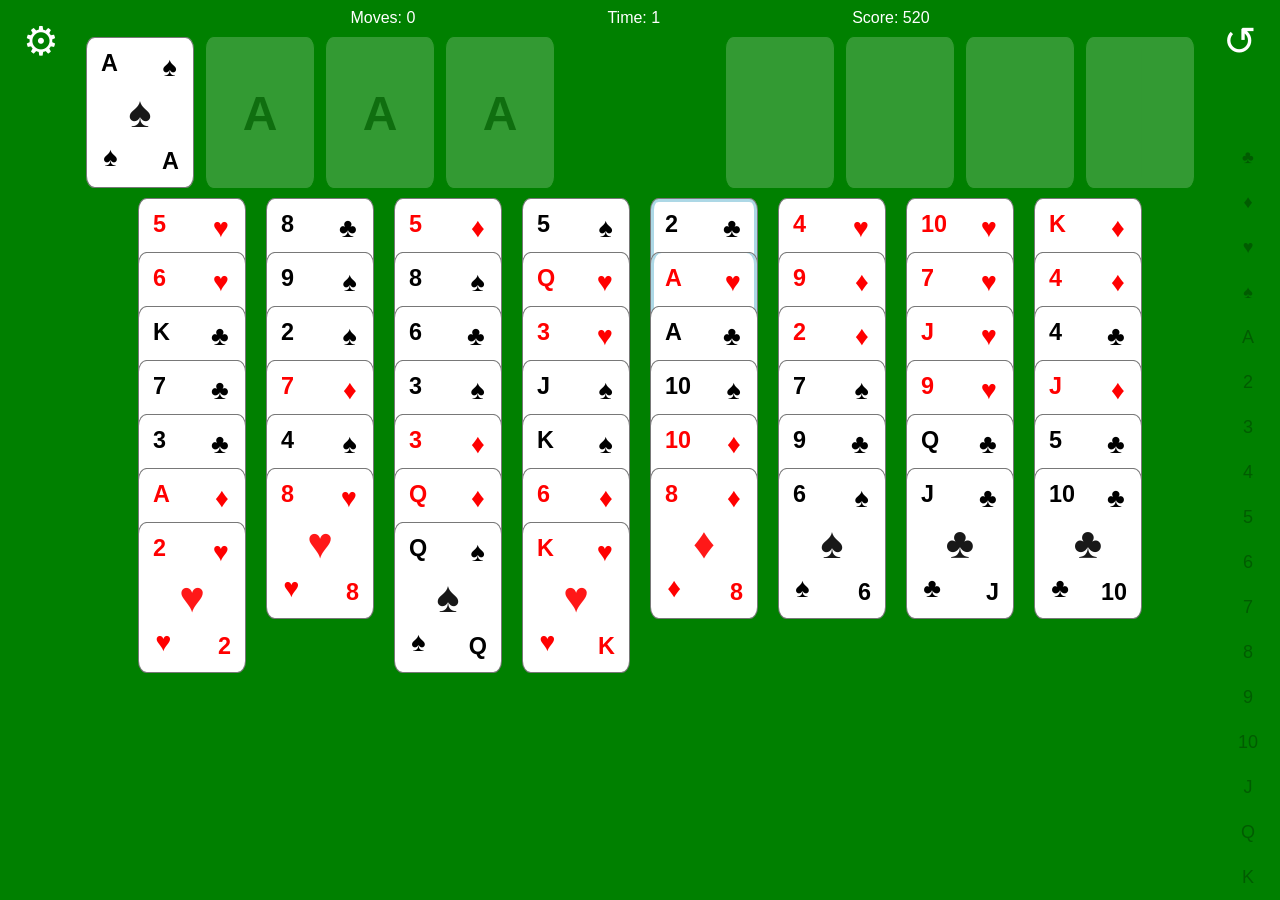
<file: freecell/index.html>
<!DOCTYPE html>
<html lang="en">
<head>
    <meta charset="UTF-8">
    <meta name="viewport" content="width=device-width, initial-scale=1.0, maximum-scale=1, user-scalable=no">
    <title>Freecell</title>
    <link rel="manifest" href="manifest.json">
    <link rel="stylesheet" href="../css/style.css">
    <link rel="stylesheet" href="../css/settings.css">
    <link rel="icon" href="favicon.ico">
    <meta name="theme-color" content="#008000">
</head>
<body>
    <div id="game">
        <div id="score-bar">
            <div class="scoretext" id="moves">Moves: 0</div>
            <div class="scoretext" id="timer">Time: 0:00</div>
            <div class="scoretext" id="score">Score: 0</div>
        </div>
        <div id="top-area">
            <div id="foundations">
                <div class="foundation" id="found1" data-pile-type="foundation" data-pile-index="0"></div>
                <div class="foundation" id="found2" data-pile-type="foundation" data-pile-index="1"></div>
                <div class="foundation" id="found3" data-pile-type="foundation" data-pile-index="2"></div>
                <div class="foundation" id="found4" data-pile-type="foundation" data-pile-index="3"></div>
            </div>
            <div id="free-cells">
                <div class="cell" id="free1" data-pile-type="cell" data-pile-index="0"></div>
                <div class="cell" id="free2" data-pile-type="cell" data-pile-index="1"></div>
                <div class="cell" id="free3" data-pile-type="cell" data-pile-index="2"></div>
                <div class="cell" id="free4" data-pile-type="cell" data-pile-index="3"></div>
            </div>
        </div>
        <div id="tableau">
            <div class="column" id="col1" data-pile-type="column" data-pile-index="0"></div>
            <div class="column" id="col2" data-pile-type="column" data-pile-index="1"></div>
            <div class="column" id="col3" data-pile-type="column" data-pile-index="2"></div>
            <div class="column" id="col4" data-pile-type="column" data-pile-index="3"></div>
            <div class="column" id="col5" data-pile-type="column" data-pile-index="4"></div>
            <div class="column" id="col6" data-pile-type="column" data-pile-index="5"></div>
            <div class="column" id="col7" data-pile-type="column" data-pile-index="6"></div>
            <div class="column" id="col8" data-pile-type="column" data-pile-index="7"></div>
        </div>
    </div>
    <div class="number-bar">
        <div class="num" data-value="clubs">♣</div>
        <div class="num" data-value="diamonds">♦</div>
        <div class="num" data-value="hearts">♥</div>
        <div class="num" data-value="spades">♠</div>
        <div class="num" data-value="A">A</div>
        <div class="num" data-value="2">2</div>
        <div class="num" data-value="3">3</div>
        <div class="num" data-value="4">4</div>
        <div class="num" data-value="5">5</div>
        <div class="num" data-value="6">6</div>
        <div class="num" data-value="7">7</div>
        <div class="num" data-value="8">8</div>
        <div class="num" data-value="9">9</div>
        <div class="num" data-value="10">10</div>
        <div class="num" data-value="J">J</div>
        <div class="num" data-value="Q">Q</div>
        <div class="num" data-value="K">K</div>
    </div>

    <button class="top-button undo"     data-action="undo"     aria-label="Undo last move">↺</button>
    <button class="top-button settings" data-action="settings" aria-label="Open settings">⚙</button>

    <div id="win-overlay" style="display:none">
        <div id="win-message" role="alert" aria-live="polite">You Win!</div>
        <div id="win-stats"></div>
        <button id="middle-btn-new-game">
            <span class="action-icon" aria-hidden="true">➕</span>
            <span>New Game</span>
        </button>
    </div>

    <!-- Shared scripts — must load before game scripts -->
    <script src="../js/storageManager.js"  defer></script>
    <script src="../js/gameTimer.js"       defer></script>
    <script src="../js/statsManager.js"    defer></script>
    <script src="../js/settingsManager.js" defer></script>
    <script src="../js/settingsUI.js"      defer></script>
    <script src="../js/card.js"            defer></script>
    <script src="../js/cardAnimator.js"    defer></script>
    <script src="../js/dragHandler.js"     defer></script>
    <script src="../js/columnLayout.js"    defer></script>

    <!-- QR code library (local copy) -->
    <script src="../js/qrcode.min.js" defer></script>

    <!-- Game -->
    <script src="appFreecell.js" defer></script>
</body>
</html>
</file>
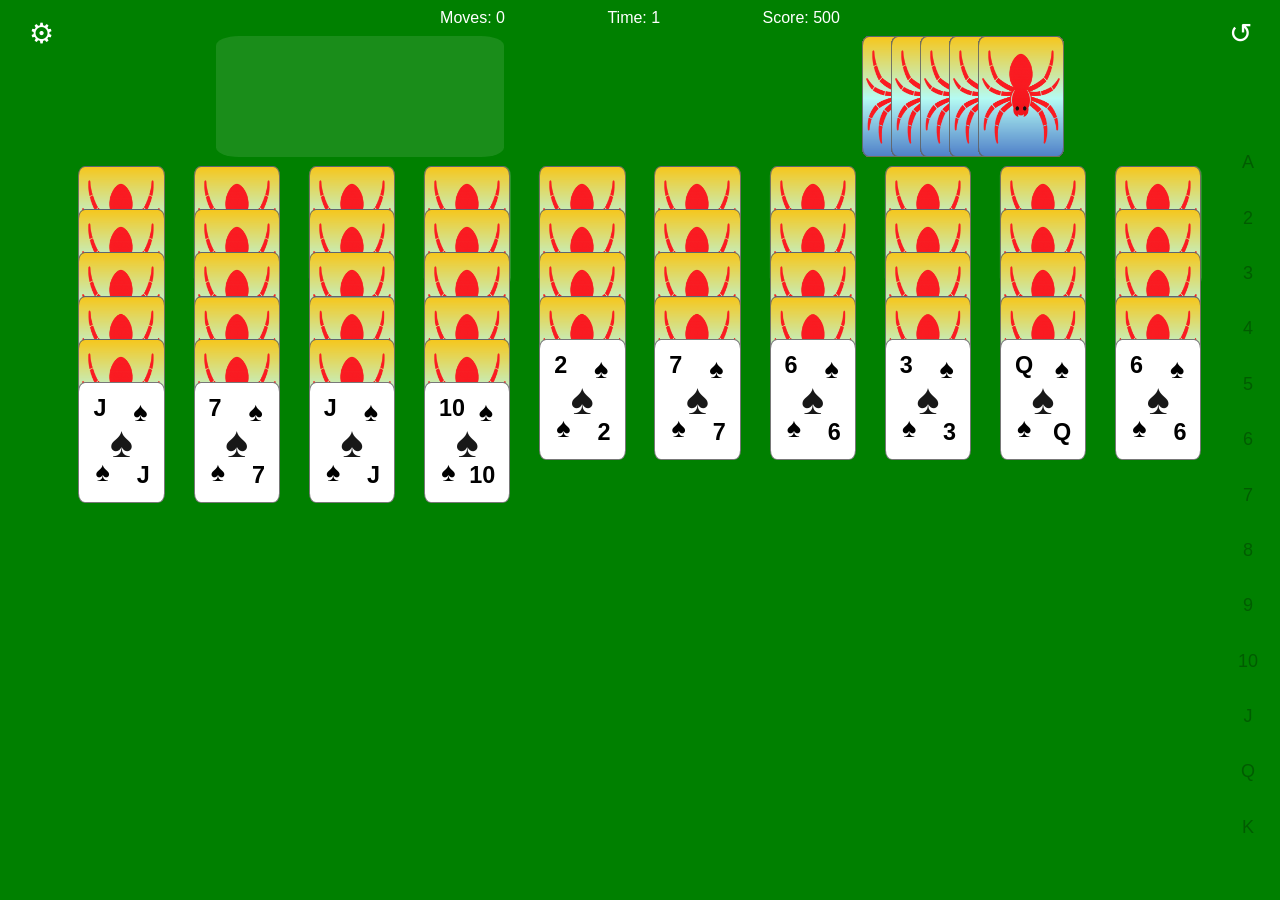
<file: spider/index.html>
<!DOCTYPE html>
<html lang="en">
<head>
    <meta charset="UTF-8">
    <meta name="viewport" content="width=device-width, initial-scale=1.0, maximum-scale=1, user-scalable=no">
    <title>Spider</title>
    <link rel="manifest" href="manifest.json">
    <link rel="stylesheet" href="../css/style-spider.css">
    <link rel="stylesheet" href="../css/style-card.css">
    <link rel="stylesheet" href="../css/settings.css">
    <link rel="icon" href="favicon.ico">
    <meta name="theme-color" content="#008000">
</head>
<body>
    <div id="game">
        <div id="score-bar">
            <div class="scoretext" id="moves">Moves: 0</div>
            <div class="scoretext" id="timer">Time: 0:00</div>
            <div class="scoretext" id="score">Score: 0</div>
        </div>
        <div id="top-area">
            <div id="multi-foundations">
                <div class="foundation" id="found1" data-pile-type="foundation" data-pile-index="0"></div>
                <div class="foundation" id="found2" data-pile-type="foundation" data-pile-index="1"></div>
                <div class="foundation" id="found3" data-pile-type="foundation" data-pile-index="2"></div>
                <div class="foundation" id="found4" data-pile-type="foundation" data-pile-index="3"></div>
                <div class="foundation" id="found5" data-pile-type="foundation" data-pile-index="4"></div>
                <div class="foundation" id="found6" data-pile-type="foundation" data-pile-index="5"></div>
                <div class="foundation" id="found7" data-pile-type="foundation" data-pile-index="6"></div>
                <div class="foundation" id="found8" data-pile-type="foundation" data-pile-index="7"></div>
            </div>
            <div id="multi-stock">
                <div class="stock" id="stock1" data-pile-type="stock" data-pile-index="0"></div>
                <div class="stock" id="stock2" data-pile-type="stock" data-pile-index="1"></div>
                <div class="stock" id="stock3" data-pile-type="stock" data-pile-index="2"></div>
                <div class="stock" id="stock4" data-pile-type="stock" data-pile-index="3"></div>
                <div class="stock" id="stock5" data-pile-type="stock" data-pile-index="4"></div>
            </div>
        </div>
        <div id="tableau">
            <div class="column" id="col1" data-pile-type="column" data-pile-index="0"></div>
            <div class="column" id="col2" data-pile-type="column" data-pile-index="1"></div>
            <div class="column" id="col3" data-pile-type="column" data-pile-index="2"></div>
            <div class="column" id="col4" data-pile-type="column" data-pile-index="3"></div>
            <div class="column" id="col5" data-pile-type="column" data-pile-index="4"></div>
            <div class="column" id="col6" data-pile-type="column" data-pile-index="5"></div>
            <div class="column" id="col7" data-pile-type="column" data-pile-index="6"></div>
            <div class="column" id="col8" data-pile-type="column" data-pile-index="7"></div>
            <div class="column" id="col9" data-pile-type="column" data-pile-index="8"></div>
            <div class="column" id="col10" data-pile-type="column" data-pile-index="9"></div>
        </div>
    </div>
    <div class="number-bar">
        <div class="num" data-value="A">A</div>
        <div class="num" data-value="2">2</div>
        <div class="num" data-value="3">3</div>
        <div class="num" data-value="4">4</div>
        <div class="num" data-value="5">5</div>
        <div class="num" data-value="6">6</div>
        <div class="num" data-value="7">7</div>
        <div class="num" data-value="8">8</div>
        <div class="num" data-value="9">9</div>
        <div class="num" data-value="10">10</div>
        <div class="num" data-value="J">J</div>
        <div class="num" data-value="Q">Q</div>
        <div class="num" data-value="K">K</div>
    </div>

    <button class="top-button undo"     data-action="undo"     aria-label="Undo last move">↺</button>
    <button class="top-button settings" data-action="settings" aria-label="Open settings">⚙</button>

    <div id="win-overlay" style="display:none">
        <div id="win-message" role="alert" aria-live="polite">You Win!</div>
        <div id="win-stats"></div>
        <button id="middle-btn-new-game">
            <span class="action-icon" aria-hidden="true">➕</span>
            <span>New Game</span>
        </button>
    </div>

    <!-- Shared scripts — must load before game scripts -->
    <script src="../js/storageManager.js"  defer></script>
    <script src="../js/gameTimer.js"       defer></script>
    <script src="../js/statsManager.js"    defer></script>
    <script src="../js/settingsManager.js" defer></script>
    <script src="../js/settingsUI.js"      defer></script>
    <script src="../js/card.js"            defer></script>
    <script src="../js/cardAnimator.js"    defer></script>
    <script src="../js/dragHandler.js"     defer></script>
    <script src="../js/columnLayout.js"    defer></script>

    <!-- QR code library (local copy) -->
    <script src="../js/qrcode.min.js" defer></script>

    <!-- Game -->
    <script src="appSpider.js" defer></script>
</body>
</html>
</file>
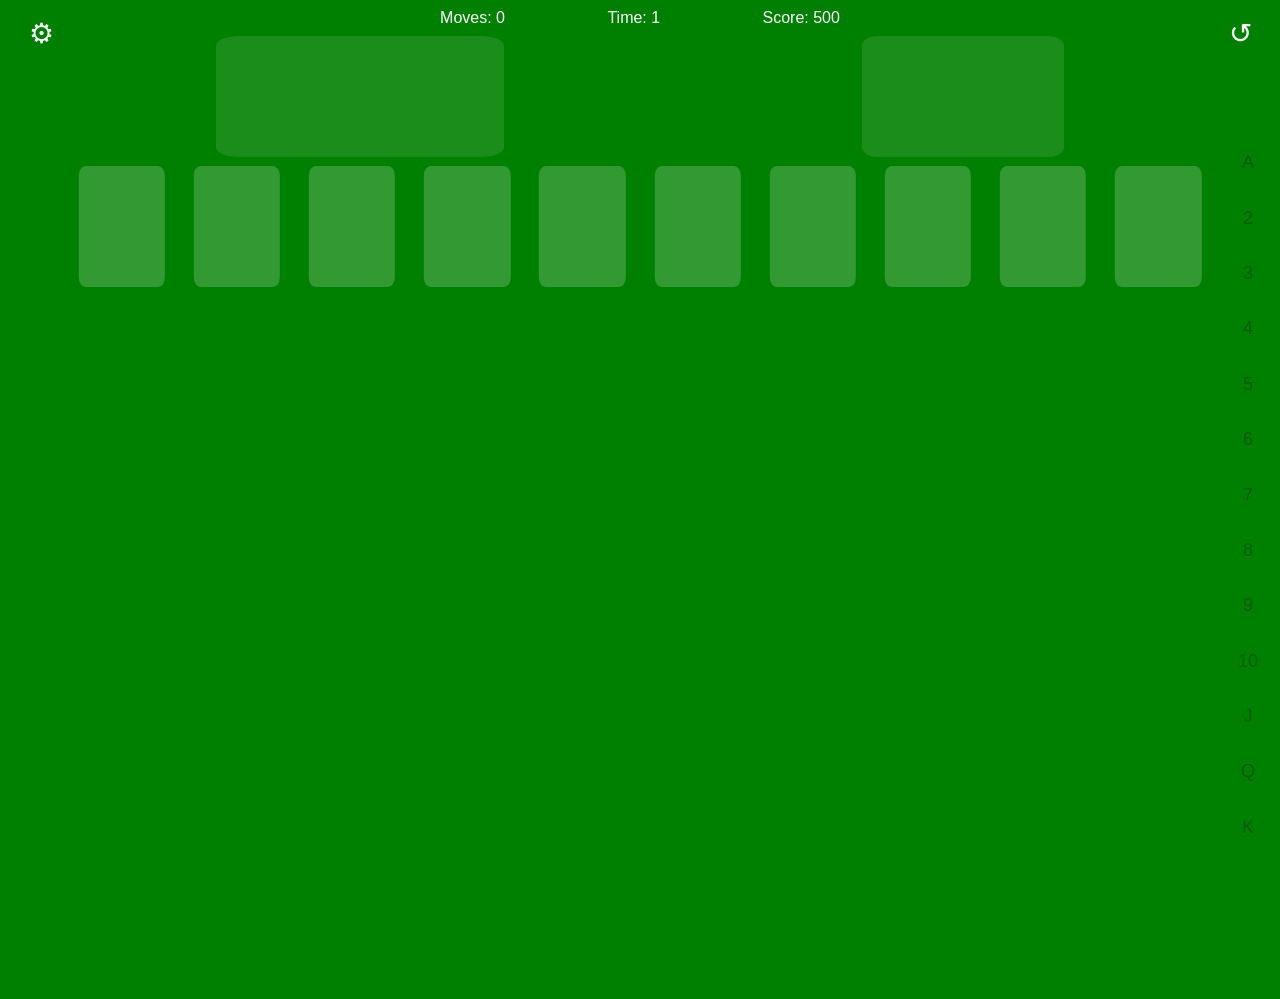
<file: spider.html>
<!DOCTYPE html>
<html lang="en">
<head>
    <meta charset="UTF-8">
    <meta name="viewport" content="width=device-width, initial-scale=1.0, maximum-scale=1, user-scalable=no">
    <title>Spider</title>
    <link rel="manifest" href="manifest.json">
    <link rel="stylesheet" href="css/style-spider.css">
    <link rel="stylesheet" href="css/settings.css">
    <meta name="theme-color" content="#008000">
</head>
<body>
    <div id="game">
        <div id="score-bar">
            <div class="scoretext" id="moves">Moves: 0</div>
            <div class="scoretext" id="timer">Time: 0:00</div>
            <div class="scoretext" id="score">Score: 0</div>
        </div>
        <div id="top-area">
            <div id="multi-foundations">
                <div class="foundation" id="found1" data-pile-type="foundation" data-pile-index="0"></div>
                <div class="foundation" id="found2" data-pile-type="foundation" data-pile-index="1"></div>
                <div class="foundation" id="found3" data-pile-type="foundation" data-pile-index="2"></div>
                <div class="foundation" id="found4" data-pile-type="foundation" data-pile-index="3"></div>
                <div class="foundation" id="found5" data-pile-type="foundation" data-pile-index="4"></div>
                <div class="foundation" id="found6" data-pile-type="foundation" data-pile-index="5"></div>
                <div class="foundation" id="found7" data-pile-type="foundation" data-pile-index="6"></div>
                <div class="foundation" id="found8" data-pile-type="foundation" data-pile-index="7"></div>
            </div>
            <div id="multi-stock">
                <div class="stock" id="stock1" data-pile-type="stock" data-pile-index="0"></div>
                <div class="stock" id="stock2" data-pile-type="stock" data-pile-index="1"></div>
                <div class="stock" id="stock3" data-pile-type="stock" data-pile-index="2"></div>
                <div class="stock" id="stock4" data-pile-type="stock" data-pile-index="3"></div>
                <div class="stock" id="stock5" data-pile-type="stock" data-pile-index="4"></div>
            </div>
        </div>
        <div id="tableau">
            <div class="column" id="col1" data-pile-type="column" data-pile-index="0"></div>
            <div class="column" id="col2" data-pile-type="column" data-pile-index="1"></div>
            <div class="column" id="col3" data-pile-type="column" data-pile-index="2"></div>
            <div class="column" id="col4" data-pile-type="column" data-pile-index="3"></div>
            <div class="column" id="col5" data-pile-type="column" data-pile-index="4"></div>
            <div class="column" id="col6" data-pile-type="column" data-pile-index="5"></div>
            <div class="column" id="col7" data-pile-type="column" data-pile-index="6"></div>
            <div class="column" id="col8" data-pile-type="column" data-pile-index="7"></div>
            <div class="column" id="col9" data-pile-type="column" data-pile-index="8"></div>
            <div class="column" id="col10" data-pile-type="column" data-pile-index="9"></div>
        </div>
    </div>
    <div class="number-bar">
        <div class="num" data-value="A">A</div>
        <div class="num" data-value="2">2</div>
        <div class="num" data-value="3">3</div>
        <div class="num" data-value="4">4</div>
        <div class="num" data-value="5">5</div>
        <div class="num" data-value="6">6</div>
        <div class="num" data-value="7">7</div>
        <div class="num" data-value="8">8</div>
        <div class="num" data-value="9">9</div>
        <div class="num" data-value="10">10</div>
        <div class="num" data-value="J">J</div>
        <div class="num" data-value="Q">Q</div>
        <div class="num" data-value="K">K</div>
    </div>
    <button class="top-button undo" data-action="undo" aria-label="Undo last move">↺</button>
    <button class="top-button settings" data-action="settings" aria-label="Open settings">⚙</button>
    <div id="win-message" role="alert" aria-live="polite">You Win!</div>
    <div id="win-stats"></div>
    <button id="middle-btn-new-game">
        <span class="action-icon">➕</span>
        <span>New Game</span>
    </button>

    <!-- Shared scripts -->
    <script src="js/storageManager.js" defer></script>
    <script src="js/gameTimer.js"      defer></script>
    <script src="js/statsManager.js"   defer></script>
    <script src="js/settingsManager.js" defer></script>
    <script src="js/settingsUI.js"     defer></script>

    <!-- QR code library (local copy) -->
    <script src="js/qrcode.min.js" defer></script>

    <!-- Game -->
    <script src="js/appSpider.js" defer></script>
</body>
</html>
</file>
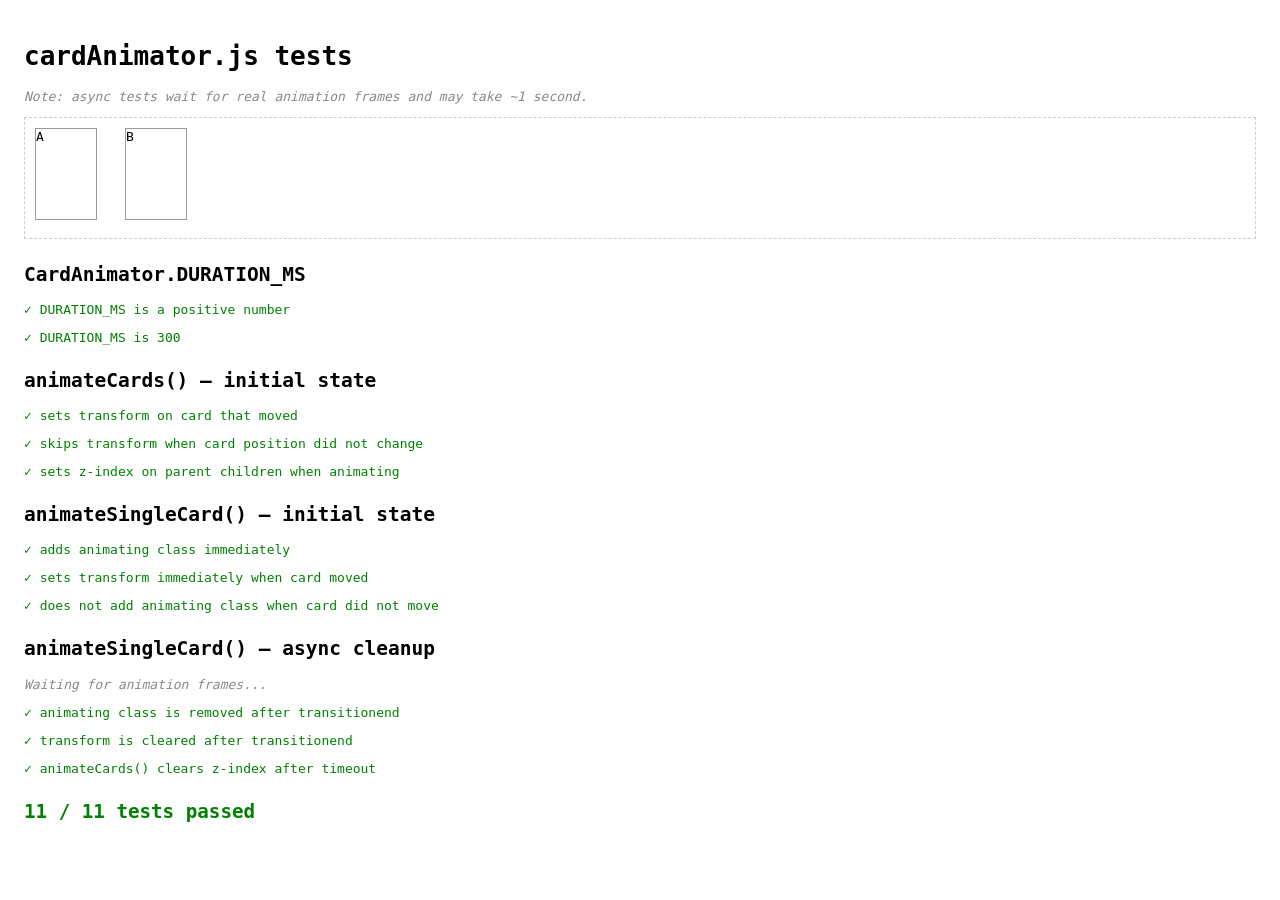
<file: tests/card-animator.test.html>
<!DOCTYPE html>
<html lang="en">
<head>
    <meta charset="UTF-8">
    <title>cardAnimator tests</title>
    <style>
        body { font-family: monospace; padding: 1rem; }
        .pass { color: green; }
        .fail { color: red; font-weight: bold; }
        .info { color: #888; font-style: italic; }
        h2    { margin-top: 1.5rem; }
        #summary { margin-top: 1.5rem; font-size: 1.2rem; font-weight: bold; }

        /* Test fixture — two positioned card elements side by side */
        #fixture {
            position: relative;
            height: 120px;
            margin-bottom: 1rem;
            border: 1px dashed #ccc;
        }
        .test-card {
            position: absolute;
            width: 60px;
            height: 90px;
            background: white;
            border: 1px solid #999;
            top: 10px;
        }
        #card-a { left: 10px; }
        #card-b { left: 100px; }
    </style>
</head>
<body>
    <h1>cardAnimator.js tests</h1>
    <p class="info">Note: async tests wait for real animation frames and may take ~1 second.</p>

    <!-- Test fixture: two card elements we can reposition and observe -->
    <div id="fixture">
        <div id="card-a" class="test-card">A</div>
        <div id="card-b" class="test-card">B</div>
    </div>

    <div id="results"></div>
    <div id="summary"></div>

    <script src="../js/cardAnimator.js"></script>
    <script>
        const results = document.getElementById('results');
        let passed = 0;
        let failed = 0;

        function test(description, fn) {
            try {
                fn();
                results.innerHTML += `<p class="pass">✓ ${description}</p>`;
                passed++;
            } catch (e) {
                results.innerHTML += `<p class="fail">✗ ${description}: ${e.message}</p>`;
                failed++;
            }
        }

        function testAsync(description, fn) {
            return fn().then(() => {
                results.innerHTML += `<p class="pass">✓ ${description}</p>`;
                passed++;
            }).catch(e => {
                results.innerHTML += `<p class="fail">✗ ${description}: ${e.message}</p>`;
                failed++;
            });
        }

        function assert(condition, message) {
            if (!condition) throw new Error(message || 'Assertion failed');
        }

        function assertEqual(actual, expected, message) {
            const a = JSON.stringify(actual);
            const e = JSON.stringify(expected);
            if (a !== e) throw new Error(message || `Expected ${e} but got ${a}`);
        }

        function wait(ms) {
            return new Promise(resolve => setTimeout(resolve, ms));
        }

        function resetCards() {
            const a = document.getElementById('card-a');
            const b = document.getElementById('card-b');
            a.style.cssText = 'position:absolute; width:60px; height:90px; background:white; border:1px solid #999; top:10px; left:10px;';
            b.style.cssText = 'position:absolute; width:60px; height:90px; background:white; border:1px solid #999; top:10px; left:100px;';
            a.className = 'test-card';
            b.className = 'test-card';
        }

        // ─── DURATION_MS ──────────────────────────────────────────────────────────

        results.innerHTML += `<h2>CardAnimator.DURATION_MS</h2>`;

        test('DURATION_MS is a positive number', () => {
            assert(typeof CardAnimator.DURATION_MS === 'number', 'Should be a number');
            assert(CardAnimator.DURATION_MS > 0, 'Should be positive');
        });

        test('DURATION_MS is 300', () => {
            assertEqual(CardAnimator.DURATION_MS, 300);
        });

        // ─── animateCards() — synchronous observable state ────────────────────────

        results.innerHTML += `<h2>animateCards() — initial state</h2>`;

        test('sets transform on card that moved', () => {
            resetCards();
            const el = document.getElementById('card-a');
            const fromRect = el.getBoundingClientRect();

            // Move card in DOM
            el.style.left = '200px';
            const toRect = el.getBoundingClientRect();

            // Fake fromRects (pre-move position) and current position
            CardAnimator.animateCards([el], [fromRect]);

            // Immediately after call, transform should be set to the delta
            assert(el.style.transform !== '', 'transform should be set immediately');
            resetCards();
        });

        test('skips transform when card position did not change', () => {
            resetCards();
            const el = document.getElementById('card-a');
            const rect = el.getBoundingClientRect();

            CardAnimator.animateCards([el], [rect]); // from = to (no movement)

            assertEqual(el.style.transform, '', 'transform should remain empty if card did not move');
            resetCards();
        });

        test('sets z-index on parent children when animating', () => {
            resetCards();
            const fixture = document.getElementById('fixture');
            const el = document.getElementById('card-a');
            const fromRect = el.getBoundingClientRect();

            el.style.left = '200px';
            CardAnimator.animateCards([el], [fromRect]);

            // Parent children should have z-index set
            const children = Array.from(fixture.children);
            const hasZIndex = children.some(c => c.style.zIndex !== '');
            assert(hasZIndex, 'At least one sibling should have z-index set');
            resetCards();
        });

        // ─── animateSingleCard() — synchronous observable state ───────────────────

        results.innerHTML += `<h2>animateSingleCard() — initial state</h2>`;

        test('adds animating class immediately', () => {
            resetCards();
            const el = document.getElementById('card-b');
            const fromRect = { left: 10, top: 10, width: 60, height: 90 };
            const toRect   = { left: 100, top: 10, width: 60, height: 90 };

            CardAnimator.animateSingleCard(el, fromRect, toRect);

            assert(el.classList.contains('animating'), 'animating class should be added');
            resetCards();
        });

        test('sets transform immediately when card moved', () => {
            resetCards();
            const el = document.getElementById('card-b');
            const fromRect = { left: 10,  top: 10, width: 60, height: 90 };
            const toRect   = { left: 100, top: 10, width: 60, height: 90 };

            CardAnimator.animateSingleCard(el, fromRect, toRect);

            assert(el.style.transform !== '', 'transform should be set');
            resetCards();
        });

        test('does not add animating class when card did not move', () => {
            resetCards();
            const el = document.getElementById('card-b');
            const rect = { left: 100, top: 10, width: 60, height: 90 };

            CardAnimator.animateSingleCard(el, rect, rect); // from === to

            assert(!el.classList.contains('animating'), 'animating class should not be added');
            resetCards();
        });

        // ─── animateSingleCard() — async cleanup ──────────────────────────────────

        results.innerHTML += `<h2>animateSingleCard() — async cleanup</h2>`;
        results.innerHTML += `<p class="info">Waiting for animation frames...</p>`;

        (async () => {
            await testAsync('animating class is removed after transitionend', () => {
                return new Promise((resolve, reject) => {
                    resetCards();
                    const el = document.getElementById('card-b');
                    const fromRect = { left: 10,  top: 10, width: 60, height: 90 };
                    const toRect   = { left: 100, top: 10, width: 60, height: 90 };

                    CardAnimator.animateSingleCard(el, fromRect, toRect);

                    // Manually fire transitionend since no CSS is loaded in test
                    setTimeout(() => {
                        el.dispatchEvent(new Event('transitionend'));
                        try {
                            assert(!el.classList.contains('animating'), 'animating should be removed after transitionend');
                            resolve();
                        } catch(e) {
                            reject(e);
                        }
                        resetCards();
                    }, 100);
                });
            });

            await testAsync('transform is cleared after transitionend', () => {
                return new Promise((resolve, reject) => {
                    resetCards();
                    const el = document.getElementById('card-b');
                    const fromRect = { left: 10,  top: 10, width: 60, height: 90 };
                    const toRect   = { left: 100, top: 10, width: 60, height: 90 };

                    CardAnimator.animateSingleCard(el, fromRect, toRect);

                    setTimeout(() => {
                        el.dispatchEvent(new Event('transitionend'));
                        try {
                            assertEqual(el.style.transform, '', 'transform should be cleared');
                            resolve();
                        } catch(e) {
                            reject(e);
                        }
                        resetCards();
                    }, 100);
                });
            });

            await testAsync('animateCards() clears z-index after timeout', () => {
                return new Promise((resolve, reject) => {
                    resetCards();
                    const fixture = document.getElementById('fixture');
                    const el = document.getElementById('card-a');
                    const fromRect = el.getBoundingClientRect();
                    el.style.left = '200px';

                    CardAnimator.animateCards([el], [fromRect]);

                    // Wait past DURATION_MS + 50ms buffer
                    setTimeout(() => {
                        const children = Array.from(fixture.children);
                        const allCleared = children.every(c => c.style.zIndex === '');
                        try {
                            assert(allCleared, 'All z-index values should be cleared after timeout');
                            resolve();
                        } catch(e) {
                            reject(e);
                        }
                        resetCards();
                    }, CardAnimator.DURATION_MS + 100);
                });
            });

            // ─── Summary ─────────────────────────────────────────────────────────
            const summary = document.getElementById('summary');
            const total = passed + failed;
            summary.textContent = `${passed} / ${total} tests passed`;
            summary.style.color = failed === 0 ? 'green' : 'red';
        })();
    </script>
</body>
</html>
</file>
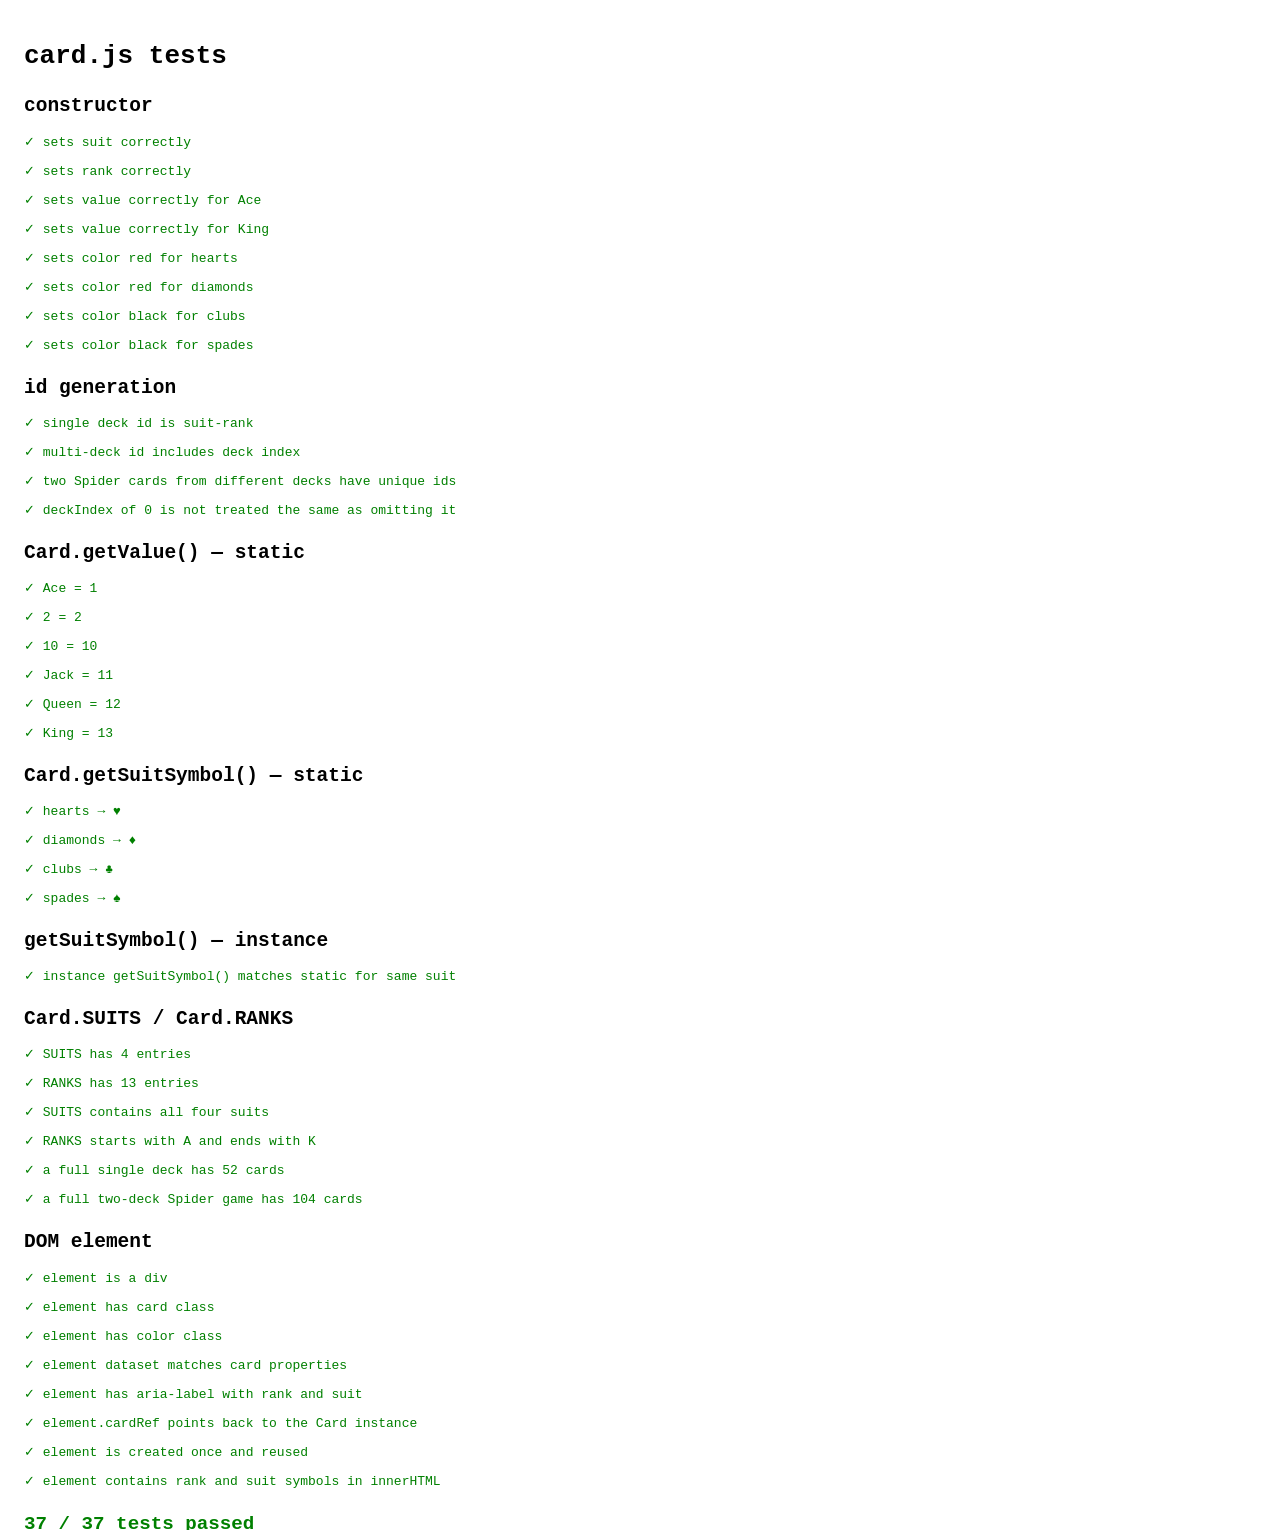
<file: tests/card.test.html>
<!DOCTYPE html>
<html lang="en">
<head>
    <meta charset="UTF-8">
    <title>card tests</title>
    <style>
        body { font-family: monospace; padding: 1rem; }
        .pass { color: green; }
        .fail { color: red; font-weight: bold; }
        h2    { margin-top: 1.5rem; }
        #summary { margin-top: 1.5rem; font-size: 1.2rem; font-weight: bold; }
    </style>
</head>
<body>
    <h1>card.js tests</h1>
    <div id="results"></div>
    <div id="summary"></div>

    <script src="../js/card.js"></script>
    <script>
        const results = document.getElementById('results');
        let passed = 0;
        let failed = 0;

        function test(description, fn) {
            try {
                fn();
                results.innerHTML += `<p class="pass">✓ ${description}</p>`;
                passed++;
            } catch (e) {
                results.innerHTML += `<p class="fail">✗ ${description}: ${e.message}</p>`;
                failed++;
            }
        }

        function assert(condition, message) {
            if (!condition) throw new Error(message || 'Assertion failed');
        }

        function assertEqual(actual, expected, message) {
            const a = JSON.stringify(actual);
            const e = JSON.stringify(expected);
            if (a !== e) throw new Error(message || `Expected ${e} but got ${a}`);
        }

        // ─── Constructor ──────────────────────────────────────────────────────────

        results.innerHTML += `<h2>constructor</h2>`;

        test('sets suit correctly', () => {
            assertEqual(new Card('hearts', 'A').suit, 'hearts');
        });

        test('sets rank correctly', () => {
            assertEqual(new Card('hearts', 'A').rank, 'A');
        });

        test('sets value correctly for Ace', () => {
            assertEqual(new Card('hearts', 'A').value, 1);
        });

        test('sets value correctly for King', () => {
            assertEqual(new Card('spades', 'K').value, 13);
        });

        test('sets color red for hearts', () => {
            assertEqual(new Card('hearts', 'A').color, 'red');
        });

        test('sets color red for diamonds', () => {
            assertEqual(new Card('diamonds', '5').color, 'red');
        });

        test('sets color black for clubs', () => {
            assertEqual(new Card('clubs', '7').color, 'black');
        });

        test('sets color black for spades', () => {
            assertEqual(new Card('spades', 'K').color, 'black');
        });

        // ─── ID generation ────────────────────────────────────────────────────────

        results.innerHTML += `<h2>id generation</h2>`;

        test('single deck id is suit-rank', () => {
            assertEqual(new Card('hearts', 'A').id, 'hearts-A');
        });

        test('multi-deck id includes deck index', () => {
            assertEqual(new Card('hearts', 'A', 0).id, 'hearts-A-0');
            assertEqual(new Card('hearts', 'A', 1).id, 'hearts-A-1');
        });

        test('two Spider cards from different decks have unique ids', () => {
            const c0 = new Card('hearts', 'A', 0);
            const c1 = new Card('hearts', 'A', 1);
            assert(c0.id !== c1.id, 'IDs should differ across deck indices');
        });

        test('deckIndex of 0 is not treated the same as omitting it', () => {
            const withIndex    = new Card('hearts', 'A', 0).id;
            const withoutIndex = new Card('hearts', 'A').id;
            assert(withIndex !== withoutIndex, 'Should produce different IDs');
        });

        // ─── Card.getValue() ─────────────────────────────────────────────────────

        results.innerHTML += `<h2>Card.getValue() — static</h2>`;

        test('Ace = 1', ()  => assertEqual(Card.getValue('A'),  1));
        test('2 = 2',   ()  => assertEqual(Card.getValue('2'),  2));
        test('10 = 10', ()  => assertEqual(Card.getValue('10'), 10));
        test('Jack = 11', () => assertEqual(Card.getValue('J'),  11));
        test('Queen = 12', ()=> assertEqual(Card.getValue('Q'),  12));
        test('King = 13', () => assertEqual(Card.getValue('K'),  13));

        // ─── Card.getSuitSymbol() ─────────────────────────────────────────────────

        results.innerHTML += `<h2>Card.getSuitSymbol() — static</h2>`;

        test('hearts → ♥', ()   => assertEqual(Card.getSuitSymbol('hearts'),   '♥'));
        test('diamonds → ♦', () => assertEqual(Card.getSuitSymbol('diamonds'), '♦'));
        test('clubs → ♣', ()    => assertEqual(Card.getSuitSymbol('clubs'),    '♣'));
        test('spades → ♠', ()   => assertEqual(Card.getSuitSymbol('spades'),   '♠'));

        // ─── getSuitSymbol() instance ─────────────────────────────────────────────

        results.innerHTML += `<h2>getSuitSymbol() — instance</h2>`;

        test('instance getSuitSymbol() matches static for same suit', () => {
            const card = new Card('hearts', 'A');
            assertEqual(card.getSuitSymbol(), Card.getSuitSymbol('hearts'));
        });

        // ─── Card.SUITS / Card.RANKS ──────────────────────────────────────────────

        results.innerHTML += `<h2>Card.SUITS / Card.RANKS</h2>`;

        test('SUITS has 4 entries', () => assertEqual(Card.SUITS.length, 4));
        test('RANKS has 13 entries', () => assertEqual(Card.RANKS.length, 13));
        test('SUITS contains all four suits', () => {
            ['hearts', 'diamonds', 'clubs', 'spades'].forEach(s => {
                assert(Card.SUITS.includes(s), `Missing suit: ${s}`);
            });
        });
        test('RANKS starts with A and ends with K', () => {
            assertEqual(Card.RANKS[0],  'A');
            assertEqual(Card.RANKS[12], 'K');
        });
        test('a full single deck has 52 cards', () => {
            const count = Card.SUITS.length * Card.RANKS.length;
            assertEqual(count, 52);
        });
        test('a full two-deck Spider game has 104 cards', () => {
            const count = Card.SUITS.length * Card.RANKS.length * 2;
            assertEqual(count, 104);
        });

        // ─── DOM element ──────────────────────────────────────────────────────────

        results.innerHTML += `<h2>DOM element</h2>`;

        test('element is a div', () => {
            assertEqual(new Card('hearts', 'A').element.tagName, 'DIV');
        });

        test('element has card class', () => {
            assert(new Card('hearts', 'A').element.classList.contains('card'));
        });

        test('element has color class', () => {
            assert(new Card('hearts', 'A').element.classList.contains('red'));
            assert(new Card('spades', 'K').element.classList.contains('black'));
        });

        test('element dataset matches card properties', () => {
            const card = new Card('clubs', '10');
            assertEqual(card.element.dataset.suit,  'clubs');
            assertEqual(card.element.dataset.rank,  '10');
            assertEqual(card.element.dataset.color, 'black');
            assertEqual(card.element.dataset.cardId, 'clubs-10');
        });

        test('element has aria-label with rank and suit', () => {
            const card = new Card('hearts', 'Q');
            assertEqual(card.element.getAttribute('aria-label'), 'Q of hearts');
        });

        test('element.cardRef points back to the Card instance', () => {
            const card = new Card('diamonds', '7');
            assert(card.element.cardRef === card, 'cardRef should be the card itself');
        });

        test('element is created once and reused', () => {
            const card = new Card('spades', 'J');
            assert(card.element === card.element, 'element reference should be stable');
        });

        test('element contains rank and suit symbols in innerHTML', () => {
            const card = new Card('hearts', 'A');
            assert(card.element.innerHTML.includes('A'),   'Should include rank');
            assert(card.element.innerHTML.includes('♥'),  'Should include suit symbol');
        });

        // ─── Summary ─────────────────────────────────────────────────────────────
        const summary = document.getElementById('summary');
        const total = passed + failed;
        summary.textContent = `${passed} / ${total} tests passed`;
        summary.style.color = failed === 0 ? 'green' : 'red';
    </script>
</body>
</html>
</file>
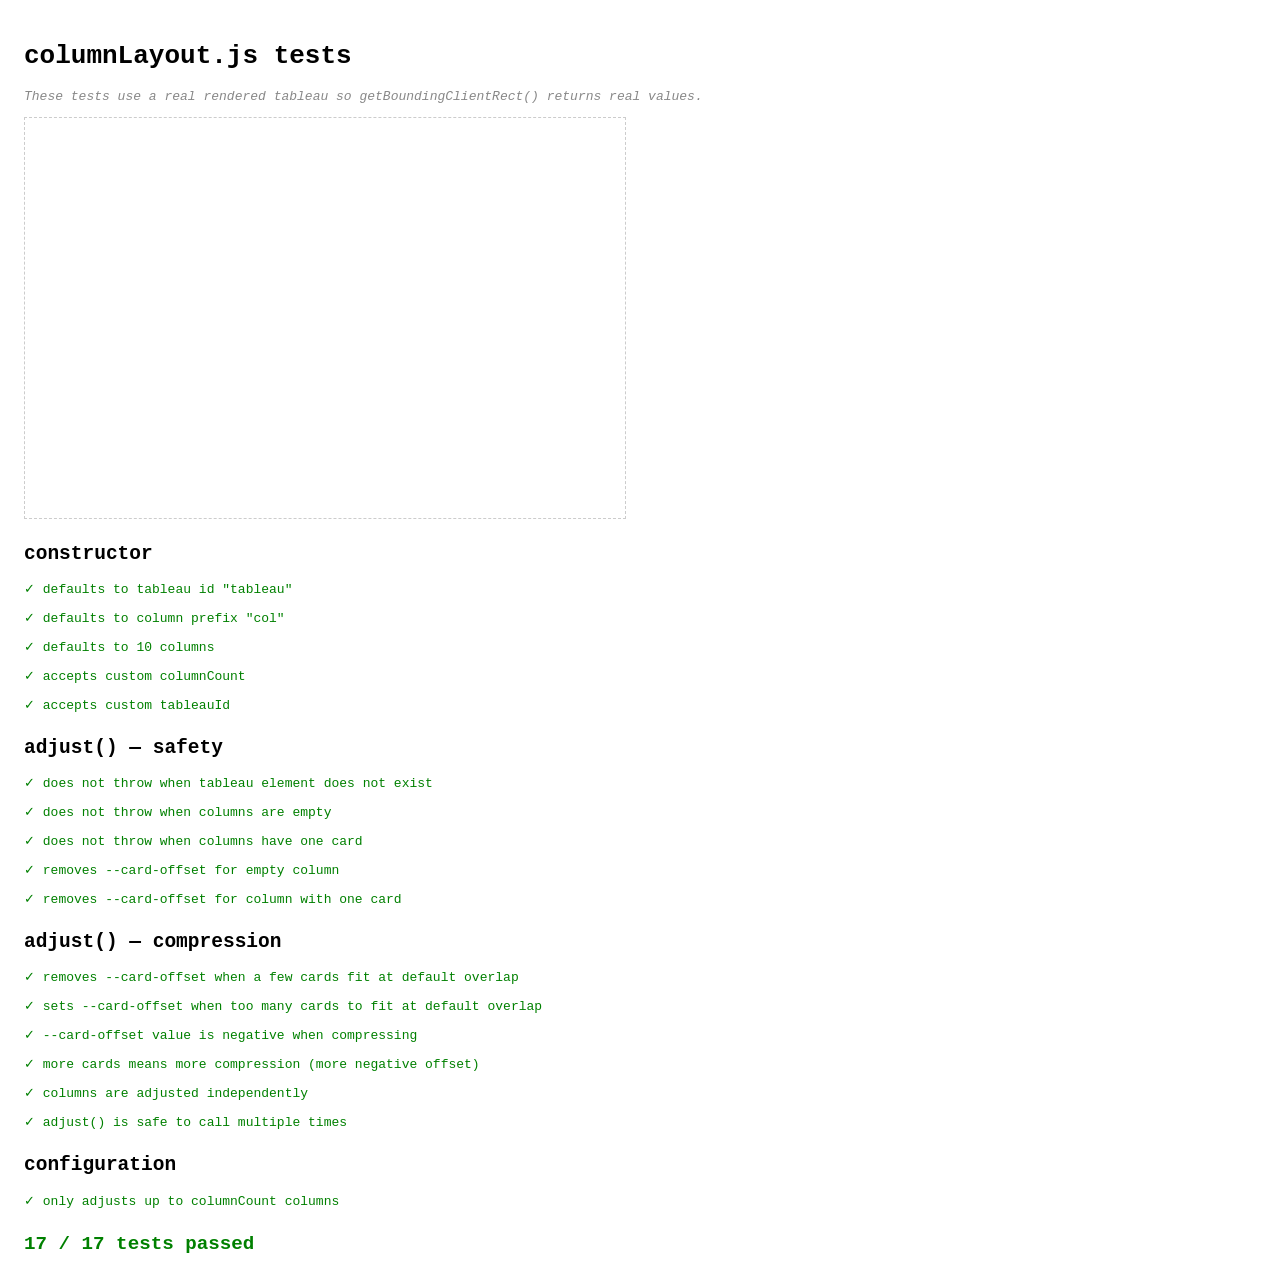
<file: tests/column-layout.test.html>
<!DOCTYPE html>
<html lang="en">
<head>
    <meta charset="UTF-8">
    <title>columnLayout tests</title>
    <style>
        body { font-family: monospace; padding: 1rem; }
        .pass { color: green; }
        .fail { color: red; font-weight: bold; }
        .info { color: #888; font-style: italic; }
        h2    { margin-top: 1.5rem; }
        #summary { margin-top: 1.5rem; font-size: 1.2rem; font-weight: bold; }

        /* Give the tableau real dimensions so getBoundingClientRect() returns non-zero */
        #tableau {
            position: relative;
            width: 600px;
            height: 400px;
            border: 1px dashed #ccc;
        }
        .column {
            position: absolute;
            width: 60px;
            top: 0;
        }
        #col1 { left: 0; }
        #col2 { left: 70px; }

        .card {
            position: relative;
            width: 60px;
            height: 90px;
            background: white;
            border: 1px solid #333;
            box-sizing: border-box;
        }
    </style>
</head>
<body>
    <h1>columnLayout.js tests</h1>
    <p class="info">These tests use a real rendered tableau so getBoundingClientRect() returns real values.</p>

    <!-- Minimal 2-column tableau fixture -->
    <div id="tableau">
        <div class="column" id="col1"></div>
        <div class="column" id="col2"></div>
    </div>

    <div id="results"></div>
    <div id="summary"></div>

    <script src="../js/columnLayout.js"></script>
    <script>
        const results = document.getElementById('results');
        let passed = 0;
        let failed = 0;

        function test(description, fn) {
            try {
                fn();
                results.innerHTML += `<p class="pass">✓ ${description}</p>`;
                passed++;
            } catch (e) {
                results.innerHTML += `<p class="fail">✗ ${description}: ${e.message}</p>`;
                failed++;
            }
        }

        function assert(condition, message) {
            if (!condition) throw new Error(message || 'Assertion failed');
        }

        function assertEqual(actual, expected, message) {
            const a = JSON.stringify(actual);
            const e = JSON.stringify(expected);
            if (a !== e) throw new Error(message || `Expected ${e} but got ${a}`);
        }

        function makeLayout(overrides = {}) {
            return new ColumnLayout({
                tableauId:    'tableau',
                columnPrefix: 'col',
                columnCount:  2,
                ...overrides,
            });
        }

        function addCards(colId, count) {
            const col = document.getElementById(colId);
            col.innerHTML = '';
            for (let i = 0; i < count; i++) {
                const card = document.createElement('div');
                card.className = 'card';
                col.appendChild(card);
            }
        }

        function resetColumns() {
            ['col1', 'col2'].forEach(id => {
                const el = document.getElementById(id);
                el.innerHTML = '';
                el.style.removeProperty('--card-offset');
            });
        }

        // ─── Constructor ──────────────────────────────────────────────────────────

        results.innerHTML += `<h2>constructor</h2>`;

        test('defaults to tableau id "tableau"', () => {
            const l = new ColumnLayout();
            assertEqual(l.tableauId, 'tableau');
        });

        test('defaults to column prefix "col"', () => {
            const l = new ColumnLayout();
            assertEqual(l.columnPrefix, 'col');
        });

        test('defaults to 10 columns', () => {
            const l = new ColumnLayout();
            assertEqual(l.columnCount, 10);
        });

        test('accepts custom columnCount', () => {
            const l = new ColumnLayout({ columnCount: 8 });
            assertEqual(l.columnCount, 8);
        });

        test('accepts custom tableauId', () => {
            const l = new ColumnLayout({ tableauId: 'my-tableau' });
            assertEqual(l.tableauId, 'my-tableau');
        });

        // ─── adjust() — safety / edge cases ──────────────────────────────────────

        results.innerHTML += `<h2>adjust() — safety</h2>`;

        test('does not throw when tableau element does not exist', () => {
            const l = new ColumnLayout({ tableauId: 'nonexistent' });
            l.adjust(); // should not throw
            assert(true);
        });

        test('does not throw when columns are empty', () => {
            resetColumns();
            const l = makeLayout();
            l.adjust();
            assert(true);
        });

        test('does not throw when columns have one card', () => {
            resetColumns();
            addCards('col1', 1);
            const l = makeLayout();
            l.adjust();
            assert(true);
        });

        test('removes --card-offset for empty column', () => {
            resetColumns();
            document.getElementById('col1').style.setProperty('--card-offset', '-95%');
            const l = makeLayout();
            l.adjust();
            const val = document.getElementById('col1').style.getPropertyValue('--card-offset');
            assertEqual(val, '', '--card-offset should be removed for empty column');
        });

        test('removes --card-offset for column with one card', () => {
            resetColumns();
            addCards('col1', 1);
            document.getElementById('col1').style.setProperty('--card-offset', '-95%');
            const l = makeLayout();
            l.adjust();
            const val = document.getElementById('col1').style.getPropertyValue('--card-offset');
            assertEqual(val, '', '--card-offset should be removed for single-card column');
        });

        // ─── adjust() — compression ───────────────────────────────────────────────

        results.innerHTML += `<h2>adjust() — compression</h2>`;

        test('removes --card-offset when a few cards fit at default overlap', () => {
            resetColumns();
            addCards('col1', 2); // 2 cards in a 400px tall tableau — easily fits
            const l = makeLayout();
            l.adjust();
            const val = document.getElementById('col1').style.getPropertyValue('--card-offset');
            assertEqual(val, '', 'Should not compress when cards fit at default overlap');
        });

        test('sets --card-offset when too many cards to fit at default overlap', () => {
            resetColumns();
            addCards('col1', 10); // 10 x 90px cards will overflow a 400px tableau
            const l = makeLayout();
            l.adjust();
            const val = document.getElementById('col1').style.getPropertyValue('--card-offset');
            assert(val !== '', '--card-offset should be set when column overflows');
            assert(val.endsWith('%'), '--card-offset should be a percentage value');
        });

        test('--card-offset value is negative when compressing', () => {
            resetColumns();
            addCards('col1', 10);
            const l = makeLayout();
            l.adjust();
            const val = parseFloat(document.getElementById('col1').style.getPropertyValue('--card-offset'));
            assert(val < 0, '--card-offset should be negative to create overlap');
        });

        test('more cards means more compression (more negative offset)', () => {
            resetColumns();
            // Both counts must overflow the 400px tableau so both get an offset set.
            // 10 cards: 90 + 9 * 36 = 414px — just overflows.
            // 14 cards: 90 + 13 * 36 = 558px — overflows more.
            addCards('col1', 10);
            addCards('col2', 14);
            const l = makeLayout();
            l.adjust();
            const val1 = parseFloat(document.getElementById('col1').style.getPropertyValue('--card-offset'));
            const val2 = parseFloat(document.getElementById('col2').style.getPropertyValue('--card-offset'));
            assert(!isNaN(val1), 'col1 should have --card-offset set (overflows tableau)');
            assert(!isNaN(val2), 'col2 should have --card-offset set (overflows tableau)');
            assert(val2 < val1, 'More cards should produce a more negative (tighter) offset');
        });

        test('columns are adjusted independently', () => {
            resetColumns();
            addCards('col1', 2);  // fits — no compression
            addCards('col2', 10); // overflows — needs compression
            const l = makeLayout();
            l.adjust();
            const val1 = document.getElementById('col1').style.getPropertyValue('--card-offset');
            const val2 = document.getElementById('col2').style.getPropertyValue('--card-offset');
            assertEqual(val1, '', 'col1 should not be compressed');
            assert(val2 !== '',   'col2 should be compressed');
        });

        test('adjust() is safe to call multiple times', () => {
            resetColumns();
            addCards('col1', 10);
            const l = makeLayout();
            l.adjust();
            const first = document.getElementById('col1').style.getPropertyValue('--card-offset');
            l.adjust();
            const second = document.getElementById('col1').style.getPropertyValue('--card-offset');
            assertEqual(first, second, 'Repeated calls should produce the same result');
        });

        // ─── configuration ────────────────────────────────────────────────────────

        results.innerHTML += `<h2>configuration</h2>`;

        test('only adjusts up to columnCount columns', () => {
            resetColumns();
            addCards('col1', 10);
            addCards('col2', 10);
            // columnCount: 1 means only col1 is touched
            const l = new ColumnLayout({ tableauId: 'tableau', columnPrefix: 'col', columnCount: 1 });
            l.adjust();
            const val2 = document.getElementById('col2').style.getPropertyValue('--card-offset');
            assertEqual(val2, '', 'col2 should be untouched when columnCount is 1');
        });

        // ─── Clean up ─────────────────────────────────────────────────────────────
        resetColumns();

        // ─── Summary ─────────────────────────────────────────────────────────────
        const summary = document.getElementById('summary');
        const total = passed + failed;
        summary.textContent = `${passed} / ${total} tests passed`;
        summary.style.color = failed === 0 ? 'green' : 'red';
    </script>
</body>
</html>
</file>
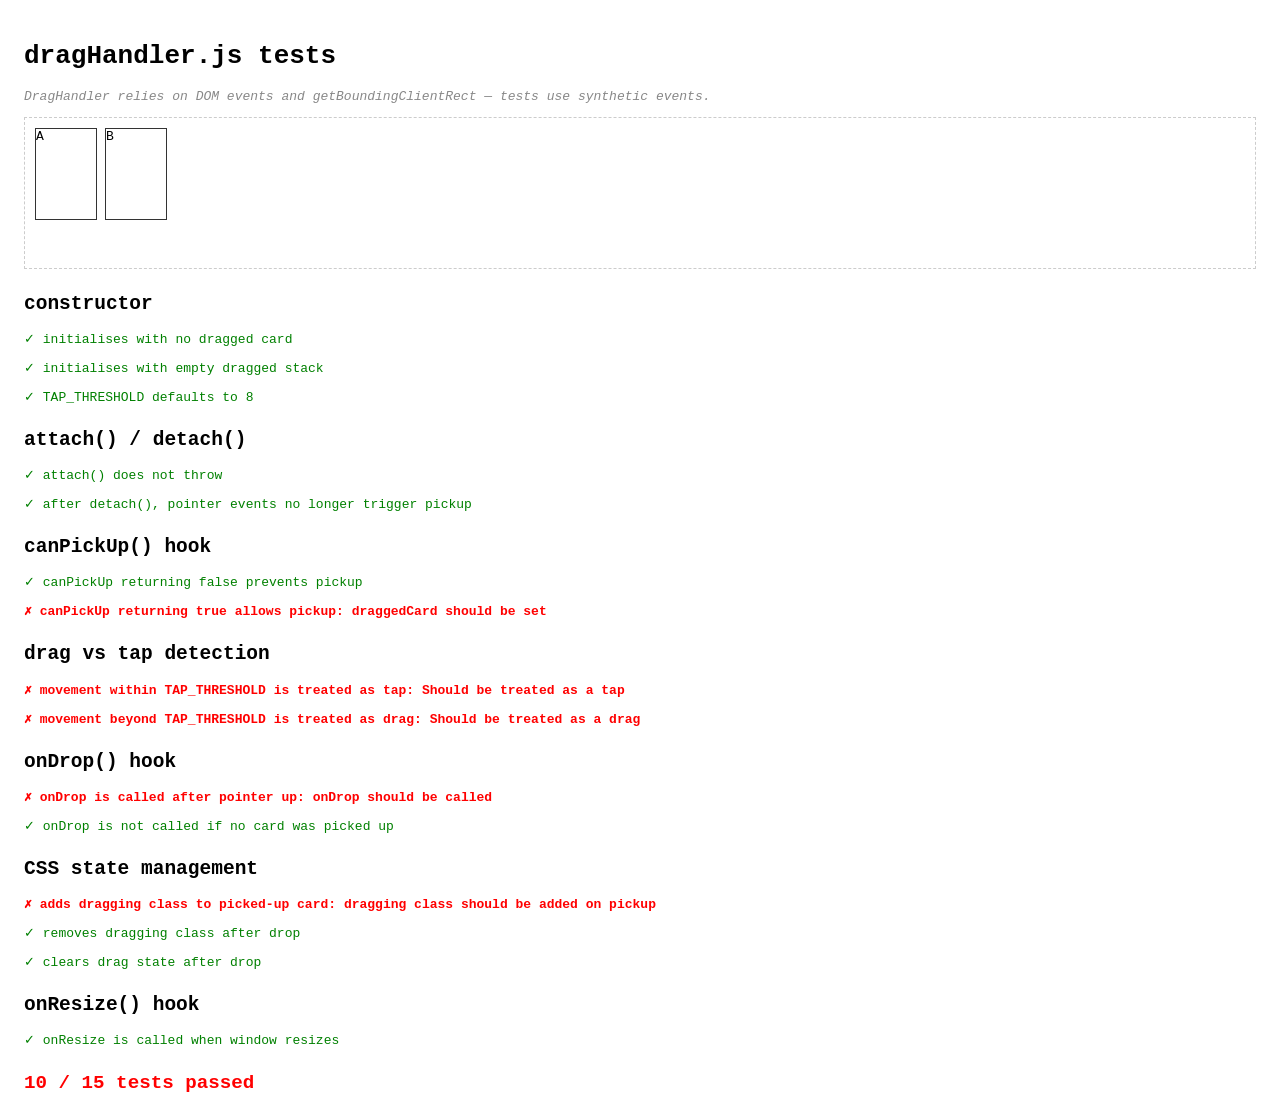
<file: tests/drag-handler.test.html>
<!DOCTYPE html>
<html lang="en">
<head>
    <meta charset="UTF-8">
    <title>dragHandler tests</title>
    <style>
        body { font-family: monospace; padding: 1rem; }
        .pass { color: green; }
        .fail { color: red; font-weight: bold; }
        .info { color: #888; font-style: italic; }
        h2    { margin-top: 1.5rem; }
        #summary { margin-top: 1.5rem; font-size: 1.2rem; font-weight: bold; }

        #fixture { position: relative; height: 150px; border: 1px dashed #ccc; margin-bottom: 1rem; }
        .test-card {
            position: absolute;
            width: 60px; height: 90px;
            background: white; border: 1px solid #333;
            top: 10px;
        }
        #card-1 { left: 10px; }
        #card-2 { left: 80px; }
    </style>
</head>
<body>
    <h1>dragHandler.js tests</h1>
    <p class="info">DragHandler relies on DOM events and getBoundingClientRect — tests use synthetic events.</p>

    <div id="fixture">
        <div id="card-1" class="test-card card">A</div>
        <div id="card-2" class="test-card card">B</div>
    </div>

    <div id="results"></div>
    <div id="summary"></div>

    <script src="../js/dragHandler.js"></script>
    <script>
        const results = document.getElementById('results');
        let passed = 0;
        let failed = 0;

        function test(description, fn) {
            try {
                fn();
                results.innerHTML += `<p class="pass">✓ ${description}</p>`;
                passed++;
            } catch (e) {
                results.innerHTML += `<p class="fail">✗ ${description}: ${e.message}</p>`;
                failed++;
            }
        }

        function assert(condition, message) {
            if (!condition) throw new Error(message || 'Assertion failed');
        }

        function assertEqual(actual, expected, message) {
            const a = JSON.stringify(actual);
            const e = JSON.stringify(expected);
            if (a !== e) throw new Error(message || `Expected ${e} but got ${a}`);
        }

        // ─── Helpers ─────────────────────────────────────────────────────────────

        // Builds a fresh DragHandler for each test.
        // Card objects and cardRef are set fresh every time so there are
        // no stale references across tests.
        function makeHandler(overrides = {}) {
            const el1 = document.getElementById('card-1');
            const el2 = document.getElementById('card-2');

            const card1 = { id: 'card-1', element: el1 };
            const card2 = { id: 'card-2', element: el2 };
            el1.cardRef = card1;
            el2.cardRef = card2;

            const pile = { type: 'column', arr: [card1, card2] };

            const defaults = {
                getCardFromElement: el => el.cardRef || null,
                getPileForElement:  ()  => pile,
                canPickUp:          ()  => true,
                findBestTarget:     ()  => el2,
                onDrop:             ()  => {},
                onResize:           ()  => {},
            };
            return {
                handler: new DragHandler({ ...defaults, ...overrides }),
                card1,
                card2,
                pile,
            };
        }

        // Dispatch on the element so e.target is set correctly —
        // elementFromPoint() is unreliable in synthetic event tests.
        // Events bubble up to document where the handler is registered.
        function firePointerDown(el, x = 20, y = 20) {
            const e = new PointerEvent('pointerdown', {
                bubbles: true, clientX: x, clientY: y,
                pointerType: 'mouse', isPrimary: true,
            });
            el.dispatchEvent(e);
            return e;
        }

        function firePointerMove(x, y) {
            const e = new PointerEvent('pointermove', {
                bubbles: true, clientX: x, clientY: y,
                pointerType: 'mouse',
            });
            document.dispatchEvent(e);
        }

        function firePointerUp(x, y) {
            const e = new PointerEvent('pointerup', {
                bubbles: true, clientX: x, clientY: y,
                pointerType: 'mouse',
            });
            document.dispatchEvent(e);
        }

        function resetCards() {
            ['card-1', 'card-2'].forEach(id => {
                const el = document.getElementById(id);
                el.style.cssText = '';
                el.className = 'test-card card';
                // cardRef is set fresh by makeHandler() — do not null it here
            });
        }

        // ─── Constructor ─────────────────────────────────────────────────────────

        results.innerHTML += `<h2>constructor</h2>`;

        test('initialises with no dragged card', () => {
            const { handler } = makeHandler();
            assertEqual(handler.draggedCard, null);
        });

        test('initialises with empty dragged stack', () => {
            const { handler } = makeHandler();
            assertEqual(handler.draggedStack, []);
        });

        test('TAP_THRESHOLD defaults to 8', () => {
            const { handler } = makeHandler();
            assertEqual(handler.TAP_THRESHOLD, 8);
        });

        // ─── attach() / detach() ─────────────────────────────────────────────────

        results.innerHTML += `<h2>attach() / detach()</h2>`;

        test('attach() does not throw', () => {
            const { handler } = makeHandler();
            handler.attach();
            handler.detach();
            assert(true);
        });

        test('after detach(), pointer events no longer trigger pickup', () => {
            resetCards();
            let dropCalled = false;
            const { handler } = makeHandler({ onDrop: () => { dropCalled = true; } });
            handler.attach();
            handler.detach();
            firePointerDown(document.getElementById('card-1'), 15, 55);
            firePointerUp(80, 55);
            assert(!dropCalled, 'onDrop should not be called after detach');
            resetCards();
        });

        // ─── canPickUp() hook ─────────────────────────────────────────────────────

        results.innerHTML += `<h2>canPickUp() hook</h2>`;

        test('canPickUp returning false prevents pickup', () => {
            resetCards();
            const { handler } = makeHandler({ canPickUp: () => false });
            handler.attach();
            firePointerDown(document.getElementById('card-1'), 15, 55);
            assertEqual(handler.draggedCard, null, 'draggedCard should remain null');
            handler.detach();
            resetCards();
        });

        test('canPickUp returning true allows pickup', () => {
            resetCards();
            const { handler, card1 } = makeHandler({ canPickUp: () => true });
            handler.attach();
            firePointerDown(document.getElementById('card-1'), 15, 55);
            assert(handler.draggedCard !== null, 'draggedCard should be set');
            handler.detach();
            resetCards();
        });

        // ─── drag vs tap detection ────────────────────────────────────────────────

        results.innerHTML += `<h2>drag vs tap detection</h2>`;

        test('movement within TAP_THRESHOLD is treated as tap', () => {
            resetCards();
            let wasDrag = null;
            const { handler } = makeHandler({ onDrop: (el, isDrag) => { wasDrag = isDrag; } });
            handler.attach();
            firePointerDown(document.getElementById('card-1'), 15, 55);
            firePointerMove(15 + 3, 55); // 3px — within TAP_THRESHOLD of 8
            firePointerUp(15 + 3, 55);
            assertEqual(wasDrag, false, 'Should be treated as a tap');
            handler.detach();
            resetCards();
        });

        test('movement beyond TAP_THRESHOLD is treated as drag', () => {
            resetCards();
            let wasDrag = null;
            const { handler } = makeHandler({ onDrop: (el, isDrag) => { wasDrag = isDrag; } });
            handler.attach();
            firePointerDown(document.getElementById('card-1'), 15, 55);
            firePointerMove(15 + 20, 55); // 20px — beyond TAP_THRESHOLD of 8
            firePointerUp(15 + 20, 55);
            assertEqual(wasDrag, true, 'Should be treated as a drag');
            handler.detach();
            resetCards();
        });

        // ─── onDrop() hook ────────────────────────────────────────────────────────

        results.innerHTML += `<h2>onDrop() hook</h2>`;

        test('onDrop is called after pointer up', () => {
            resetCards();
            let dropCalled = false;
            const { handler } = makeHandler({ onDrop: () => { dropCalled = true; } });
            handler.attach();
            firePointerDown(document.getElementById('card-1'), 15, 55);
            firePointerUp(80, 55);
            assert(dropCalled, 'onDrop should be called');
            handler.detach();
            resetCards();
        });

        test('onDrop is not called if no card was picked up', () => {
            resetCards();
            let dropCalled = false;
            const { handler } = makeHandler({
                getCardFromElement: () => null, // nothing to pick up
                onDrop: () => { dropCalled = true; }
            });
            handler.attach();
            firePointerDown(document.getElementById('card-1'), 15, 55);
            firePointerUp(80, 55);
            assert(!dropCalled, 'onDrop should not be called if no card picked up');
            handler.detach();
            resetCards();
        });

        // ─── CSS state management ─────────────────────────────────────────────────

        results.innerHTML += `<h2>CSS state management</h2>`;

        test('adds dragging class to picked-up card', () => {
            resetCards();
            const el = document.getElementById('card-1');
            const { handler } = makeHandler();
            handler.attach();
            firePointerDown(el, 15, 55);
            assert(el.classList.contains('dragging'), 'dragging class should be added on pickup');
            handler.detach();
            resetCards();
        });

        test('removes dragging class after drop', () => {
            resetCards();
            const el = document.getElementById('card-1');
            const { handler } = makeHandler();
            handler.attach();
            firePointerDown(el, 15, 55);
            firePointerUp(80, 55);
            assert(!el.classList.contains('dragging'), 'dragging class should be removed after drop');
            handler.detach();
            resetCards();
        });

        test('clears drag state after drop', () => {
            resetCards();
            const { handler } = makeHandler();
            handler.attach();
            firePointerDown(document.getElementById('card-1'), 15, 55);
            firePointerUp(80, 55);
            assertEqual(handler.draggedCard,  null, 'draggedCard should be null after drop');
            assertEqual(handler.draggedStack, [],   'draggedStack should be empty after drop');
            handler.detach();
            resetCards();
        });

        // ─── onResize() hook ──────────────────────────────────────────────────────

        results.innerHTML += `<h2>onResize() hook</h2>`;

        test('onResize is called when window resizes', done => {
            let resizeCalled = false;
            const { handler } = makeHandler({ onResize: () => { resizeCalled = true; } });
            handler.attach();
            window.dispatchEvent(new Event('resize'));
            // onResize fires after double-rAF, so check asynchronously
            setTimeout(() => {
                assert(resizeCalled, 'onResize should be called on window resize');
                handler.detach();

                // ─── Summary ─────────────────────────────────────────────────
                const summary = document.getElementById('summary');
                const total = passed + failed;
                summary.textContent = `${passed} / ${total} tests passed`;
                summary.style.color = failed === 0 ? 'green' : 'red';
            }, 100);
        });
    </script>
</body>
</html>
</file>
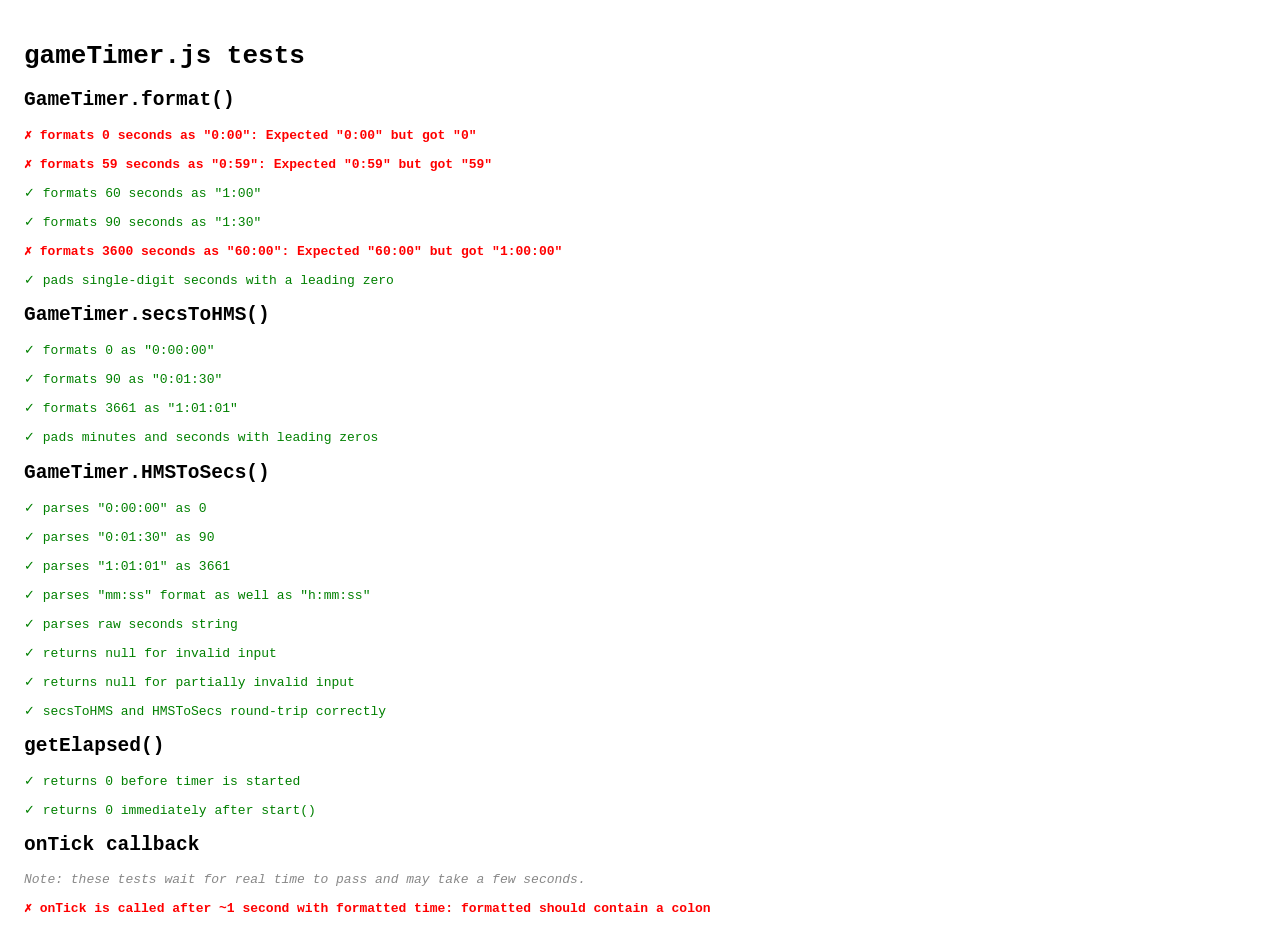
<file: tests/game-timer.test.html>
<!DOCTYPE html>
<html lang="en">
<head>
    <meta charset="UTF-8">
    <title>gameTimer tests</title>
    <style>
        body { font-family: monospace; padding: 1rem; }
        .pass { color: green; }
        .fail { color: red; font-weight: bold; }
        .info { color: #888; font-style: italic; }
        #summary { margin-top: 1.5rem; font-size: 1.2rem; font-weight: bold; }
    </style>
</head>
<body>
    <h1>gameTimer.js tests</h1>
    <div id="results"></div>
    <div id="summary"></div>

    <script src="../js/gameTimer.js"></script>
    <script>
        const results = document.getElementById('results');
        let passed = 0;
        let failed = 0;

        function test(description, fn) {
            try {
                fn();
                results.innerHTML += `<p class="pass">✓ ${description}</p>`;
                passed++;
            } catch (e) {
                results.innerHTML += `<p class="fail">✗ ${description}: ${e.message}</p>`;
                failed++;
            }
        }

        // Async test: returns a Promise, test runner awaits it
        function testAsync(description, fn) {
            return fn().then(() => {
                results.innerHTML += `<p class="pass">✓ ${description}</p>`;
                passed++;
            }).catch(e => {
                results.innerHTML += `<p class="fail">✗ ${description}: ${e.message}</p>`;
                failed++;
            });
        }

        function assert(condition, message) {
            if (!condition) throw new Error(message || 'Assertion failed');
        }

        function assertEqual(actual, expected, message) {
            const a = JSON.stringify(actual);
            const e = JSON.stringify(expected);
            if (a !== e) throw new Error(message || `Expected ${e} but got ${a}`);
        }

        function wait(ms) {
            return new Promise(resolve => setTimeout(resolve, ms));
        }

        // ─── GameTimer.format() ───────────────────────────────────────────────────

        results.innerHTML += `<h2>GameTimer.format()</h2>`;

        test('formats 0 seconds as "0:00"', () => {
            assertEqual(GameTimer.format(0), '0:00');
        });

        test('formats 59 seconds as "0:59"', () => {
            assertEqual(GameTimer.format(59), '0:59');
        });

        test('formats 60 seconds as "1:00"', () => {
            assertEqual(GameTimer.format(60), '1:00');
        });

        test('formats 90 seconds as "1:30"', () => {
            assertEqual(GameTimer.format(90), '1:30');
        });

        test('formats 3600 seconds as "60:00"', () => {
            assertEqual(GameTimer.format(3600), '60:00');
        });

        test('pads single-digit seconds with a leading zero', () => {
            assertEqual(GameTimer.format(61), '1:01');
        });

        // ─── GameTimer.secsToHMS() ────────────────────────────────────────────────

        results.innerHTML += `<h2>GameTimer.secsToHMS()</h2>`;

        test('formats 0 as "0:00:00"', () => {
            assertEqual(GameTimer.secsToHMS(0), '0:00:00');
        });

        test('formats 90 as "0:01:30"', () => {
            assertEqual(GameTimer.secsToHMS(90), '0:01:30');
        });

        test('formats 3661 as "1:01:01"', () => {
            assertEqual(GameTimer.secsToHMS(3661), '1:01:01');
        });

        test('pads minutes and seconds with leading zeros', () => {
            assertEqual(GameTimer.secsToHMS(3600 + 60 + 5), '1:01:05');
        });

        // ─── GameTimer.HMSToSecs() ────────────────────────────────────────────────

        results.innerHTML += `<h2>GameTimer.HMSToSecs()</h2>`;

        test('parses "0:00:00" as 0', () => {
            assertEqual(GameTimer.HMSToSecs('0:00:00'), 0);
        });

        test('parses "0:01:30" as 90', () => {
            assertEqual(GameTimer.HMSToSecs('0:01:30'), 90);
        });

        test('parses "1:01:01" as 3661', () => {
            assertEqual(GameTimer.HMSToSecs('1:01:01'), 3661);
        });

        test('parses "mm:ss" format as well as "h:mm:ss"', () => {
            assertEqual(GameTimer.HMSToSecs('1:30'), 90);
        });

        test('parses raw seconds string', () => {
            assertEqual(GameTimer.HMSToSecs('90'), 90);
        });

        test('returns null for invalid input', () => {
            assertEqual(GameTimer.HMSToSecs('abc'), null);
        });

        test('returns null for partially invalid input', () => {
            assertEqual(GameTimer.HMSToSecs('1:abc:00'), null);
        });

        test('secsToHMS and HMSToSecs round-trip correctly', () => {
            const original = 3723;
            assertEqual(GameTimer.HMSToSecs(GameTimer.secsToHMS(original)), original);
        });

        // ─── getElapsed() ─────────────────────────────────────────────────────────

        results.innerHTML += `<h2>getElapsed()</h2>`;

        test('returns 0 before timer is started', () => {
            const t = new GameTimer(() => {});
            assertEqual(t.getElapsed(), 0);
        });

        test('returns 0 immediately after start()', () => {
            const t = new GameTimer(() => {});
            t.start();
            assertEqual(t.getElapsed(), 0);
            t.stop();
        });

        // ─── onTick callback ──────────────────────────────────────────────────────

        results.innerHTML += `<h2>onTick callback</h2>`;
        results.innerHTML += `<p class="info">Note: these tests wait for real time to pass and may take a few seconds.</p>`;

        // Run async tests sequentially
        (async () => {
            await testAsync('onTick is called after ~1 second with formatted time', () => {
                return new Promise((resolve, reject) => {
                    let calls = 0;
                    const t = new GameTimer(formatted => {
                        calls++;
                        try {
                            assert(typeof formatted === 'string', 'formatted should be a string');
                            assert(formatted.includes(':'), 'formatted should contain a colon');
                            t.stop();
                            resolve();
                        } catch(e) {
                            t.stop();
                            reject(e);
                        }
                    });
                    t.start();
                    // Fail-safe: if callback never fires within 2s, fail the test
                    setTimeout(() => {
                        t.stop();
                        if (calls === 0) reject(new Error('onTick was never called'));
                    }, 2000);
                });
            });

            await testAsync('stop() prevents further onTick calls', () => {
                return new Promise((resolve, reject) => {
                    let calls = 0;
                    const t = new GameTimer(() => { calls++; });
                    t.start();
                    setTimeout(() => t.stop(), 1500); // stop after 1.5s (1 tick expected)
                    setTimeout(() => {
                        try {
                            assertEqual(calls, 1, `Expected 1 tick but got ${calls}`);
                            resolve();
                        } catch(e) {
                            reject(e);
                        }
                    }, 2500); // check after 2.5s (would be 2 ticks if not stopped)
                });
            });

            await testAsync('start() resets elapsed time when called again', () => {
                return new Promise((resolve, reject) => {
                    const t = new GameTimer(() => {});
                    t.start();
                    setTimeout(() => {
                        t.start(); // restart
                        try {
                            assertEqual(t.getElapsed(), 0, 'Elapsed should reset to 0 on restart');
                            t.stop();
                            resolve();
                        } catch(e) {
                            t.stop();
                            reject(e);
                        }
                    }, 1500);
                });
            });

            // ─── Summary ─────────────────────────────────────────────────────────
            const summary = document.getElementById('summary');
            const total = passed + failed;
            summary.textContent = `${passed} / ${total} tests passed`;
            summary.style.color = failed === 0 ? 'green' : 'red';
        })();
    </script>
</body>
</html>
</file>
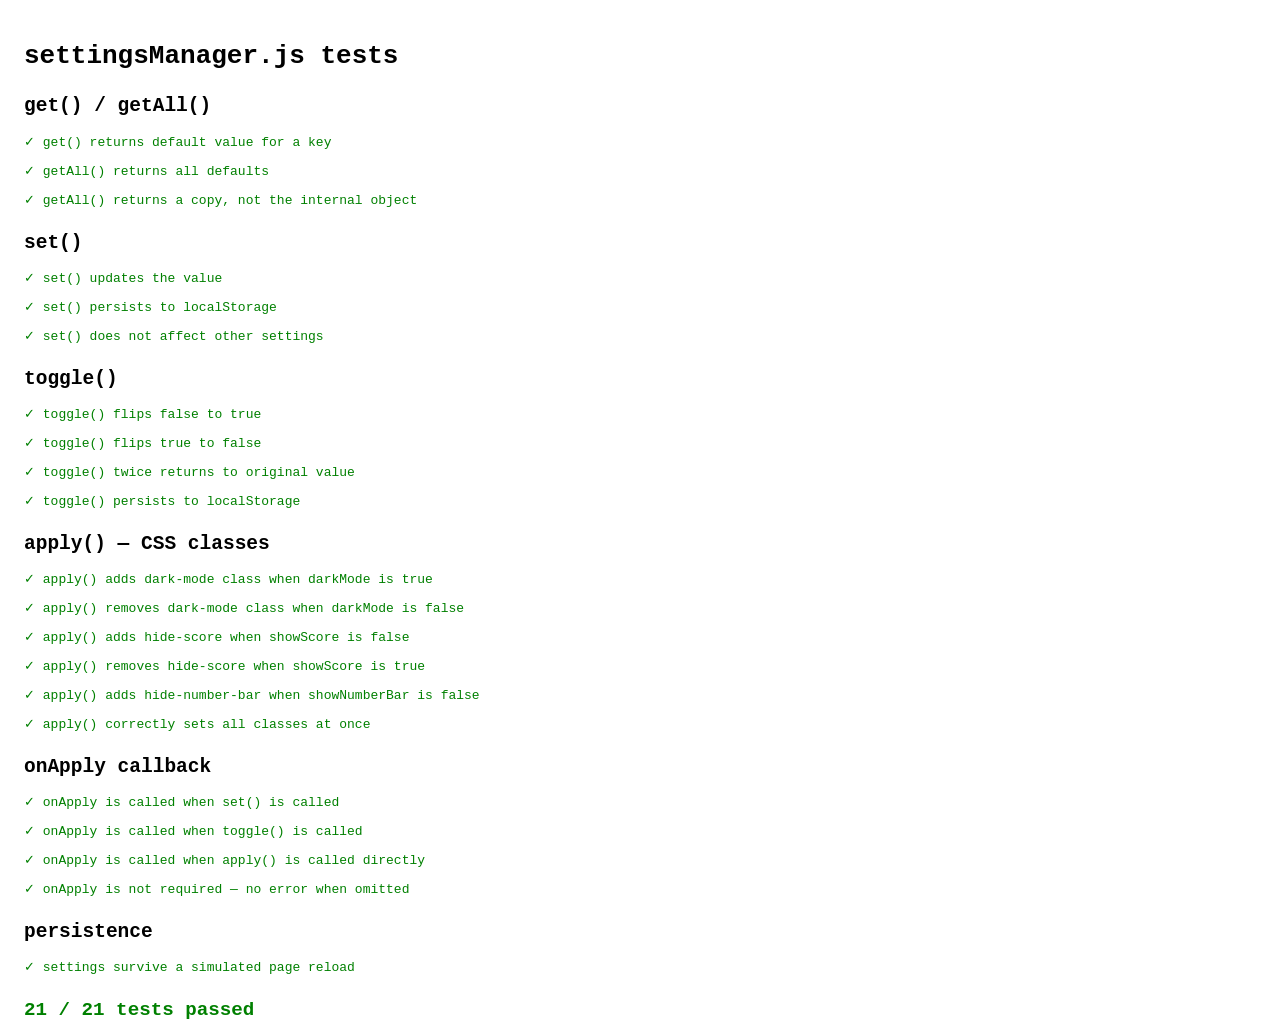
<file: tests/settings-manager.test.html>
<!DOCTYPE html>
<html lang="en">
<head>
    <meta charset="UTF-8">
    <title>settingsManager tests</title>
    <style>
        body { font-family: monospace; padding: 1rem; }
        .pass { color: green; }
        .fail { color: red; font-weight: bold; }
        h2    { margin-top: 1.5rem; }
        #summary { margin-top: 1.5rem; font-size: 1.2rem; font-weight: bold; }
    </style>
</head>
<body>
    <h1>settingsManager.js tests</h1>
    <div id="results"></div>
    <div id="summary"></div>

    <script src="../js/storageManager.js"></script>
    <script src="../js/settingsManager.js"></script>
    <script>
        const results = document.getElementById('results');
        let passed = 0;
        let failed = 0;

        function test(description, fn) {
            try {
                fn();
                results.innerHTML += `<p class="pass">✓ ${description}</p>`;
                passed++;
            } catch (e) {
                results.innerHTML += `<p class="fail">✗ ${description}: ${e.message}</p>`;
                failed++;
            }
        }

        function assert(condition, message) {
            if (!condition) throw new Error(message || 'Assertion failed');
        }

        function assertEqual(actual, expected, message) {
            const a = JSON.stringify(actual);
            const e = JSON.stringify(expected);
            if (a !== e) throw new Error(message || `Expected ${e} but got ${a}`);
        }

        const KEY = 'test-settings-manager';
        const DEFAULTS = {
            darkMode:     false,
            showScore:    true,
            showMoves:    true,
            showTime:     true,
            showNumberBar: true,
        };
        const CLASS_MAP = {
            darkMode:      'dark-mode',
            showScore:     'hide-score',
            showMoves:     'hide-moves',
            showTime:      'hide-time',
            showNumberBar: 'hide-number-bar',
        };

        function makeSettings(onApply = null) {
            localStorage.removeItem(KEY);
            // Clean up any CSS classes left from previous tests
            document.body.className = '';
            return new SettingsManager(
                new StorageManager(KEY), DEFAULTS, CLASS_MAP, onApply
            );
        }

        // ─── get() / getAll() ─────────────────────────────────────────────────────

        results.innerHTML += `<h2>get() / getAll()</h2>`;

        test('get() returns default value for a key', () => {
            const s = makeSettings();
            assertEqual(s.get('darkMode'), false);
            assertEqual(s.get('showScore'), true);
        });

        test('getAll() returns all defaults', () => {
            const s = makeSettings();
            assertEqual(s.getAll(), DEFAULTS);
        });

        test('getAll() returns a copy, not the internal object', () => {
            const s = makeSettings();
            const a = s.getAll();
            const b = s.getAll();
            assert(a !== b, 'Should return a new object each time');
        });

        // ─── set() ───────────────────────────────────────────────────────────────

        results.innerHTML += `<h2>set()</h2>`;

        test('set() updates the value', () => {
            const s = makeSettings();
            s.set('darkMode', true);
            assertEqual(s.get('darkMode'), true);
        });

        test('set() persists to localStorage', () => {
            const s = makeSettings();
            s.set('darkMode', true);
            const reloaded = new SettingsManager(new StorageManager(KEY), DEFAULTS, CLASS_MAP);
            assertEqual(reloaded.get('darkMode'), true);
        });

        test('set() does not affect other settings', () => {
            const s = makeSettings();
            s.set('darkMode', true);
            assertEqual(s.get('showScore'), true);
            assertEqual(s.get('showMoves'), true);
        });

        // ─── toggle() ────────────────────────────────────────────────────────────

        results.innerHTML += `<h2>toggle()</h2>`;

        test('toggle() flips false to true', () => {
            const s = makeSettings();
            s.toggle('darkMode');
            assertEqual(s.get('darkMode'), true);
        });

        test('toggle() flips true to false', () => {
            const s = makeSettings();
            s.toggle('showScore');
            assertEqual(s.get('showScore'), false);
        });

        test('toggle() twice returns to original value', () => {
            const s = makeSettings();
            s.toggle('darkMode');
            s.toggle('darkMode');
            assertEqual(s.get('darkMode'), false);
        });

        test('toggle() persists to localStorage', () => {
            const s = makeSettings();
            s.toggle('darkMode');
            const reloaded = new SettingsManager(new StorageManager(KEY), DEFAULTS, CLASS_MAP);
            assertEqual(reloaded.get('darkMode'), true);
        });

        // ─── apply() — normal classes ─────────────────────────────────────────────

        results.innerHTML += `<h2>apply() — CSS classes</h2>`;

        test('apply() adds dark-mode class when darkMode is true', () => {
            const s = makeSettings();
            s.set('darkMode', true);
            assert(document.body.classList.contains('dark-mode'), 'Expected dark-mode class');
        });

        test('apply() removes dark-mode class when darkMode is false', () => {
            const s = makeSettings();
            s.set('darkMode', true);
            s.set('darkMode', false);
            assert(!document.body.classList.contains('dark-mode'), 'Expected dark-mode class to be removed');
        });

        // ─── apply() — inverted (hide-*) classes ─────────────────────────────────

        test('apply() adds hide-score when showScore is false', () => {
            const s = makeSettings();
            s.set('showScore', false);
            assert(document.body.classList.contains('hide-score'), 'Expected hide-score class');
        });

        test('apply() removes hide-score when showScore is true', () => {
            const s = makeSettings();
            s.set('showScore', false);
            s.set('showScore', true);
            assert(!document.body.classList.contains('hide-score'), 'Expected hide-score to be removed');
        });

        test('apply() adds hide-number-bar when showNumberBar is false', () => {
            const s = makeSettings();
            s.set('showNumberBar', false);
            assert(document.body.classList.contains('hide-number-bar'), 'Expected hide-number-bar class');
        });

        test('apply() correctly sets all classes at once', () => {
            const s = makeSettings();
            s.set('darkMode', true);
            s.set('showScore', false);
            s.set('showMoves', false);
            assert(document.body.classList.contains('dark-mode'),  'Expected dark-mode');
            assert(document.body.classList.contains('hide-score'), 'Expected hide-score');
            assert(document.body.classList.contains('hide-moves'), 'Expected hide-moves');
            assert(!document.body.classList.contains('hide-time'), 'Expected hide-time to be absent');
        });

        // ─── onApply callback ─────────────────────────────────────────────────────

        results.innerHTML += `<h2>onApply callback</h2>`;

        test('onApply is called when set() is called', () => {
            let callCount = 0;
            const s = makeSettings(() => callCount++);
            s.set('darkMode', true);
            assertEqual(callCount, 1);
        });

        test('onApply is called when toggle() is called', () => {
            let callCount = 0;
            const s = makeSettings(() => callCount++);
            s.toggle('darkMode');
            assertEqual(callCount, 1);
        });

        test('onApply is called when apply() is called directly', () => {
            let callCount = 0;
            const s = makeSettings(() => callCount++);
            s.apply();
            assertEqual(callCount, 1);
        });

        test('onApply is not required — no error when omitted', () => {
            const s = makeSettings(); // no onApply
            s.set('darkMode', true);  // should not throw
            assert(true);
        });

        // ─── persistence across reload ────────────────────────────────────────────

        results.innerHTML += `<h2>persistence</h2>`;

        test('settings survive a simulated page reload', () => {
            const s = makeSettings();
            s.set('darkMode', true);
            s.set('showScore', false);

            // Simulate reload by creating a new instance with the same key
            const reloaded = new SettingsManager(new StorageManager(KEY), DEFAULTS, CLASS_MAP);
            assertEqual(reloaded.get('darkMode'), true);
            assertEqual(reloaded.get('showScore'), false);
            assertEqual(reloaded.get('showMoves'), true); // unchanged default
        });

        // ─── Clean up ─────────────────────────────────────────────────────────────
        localStorage.removeItem(KEY);
        document.body.className = '';

        // ─── Summary ─────────────────────────────────────────────────────────────
        const summary = document.getElementById('summary');
        const total = passed + failed;
        summary.textContent = `${passed} / ${total} tests passed`;
        summary.style.color = failed === 0 ? 'green' : 'red';
    </script>
</body>
</html>
</file>
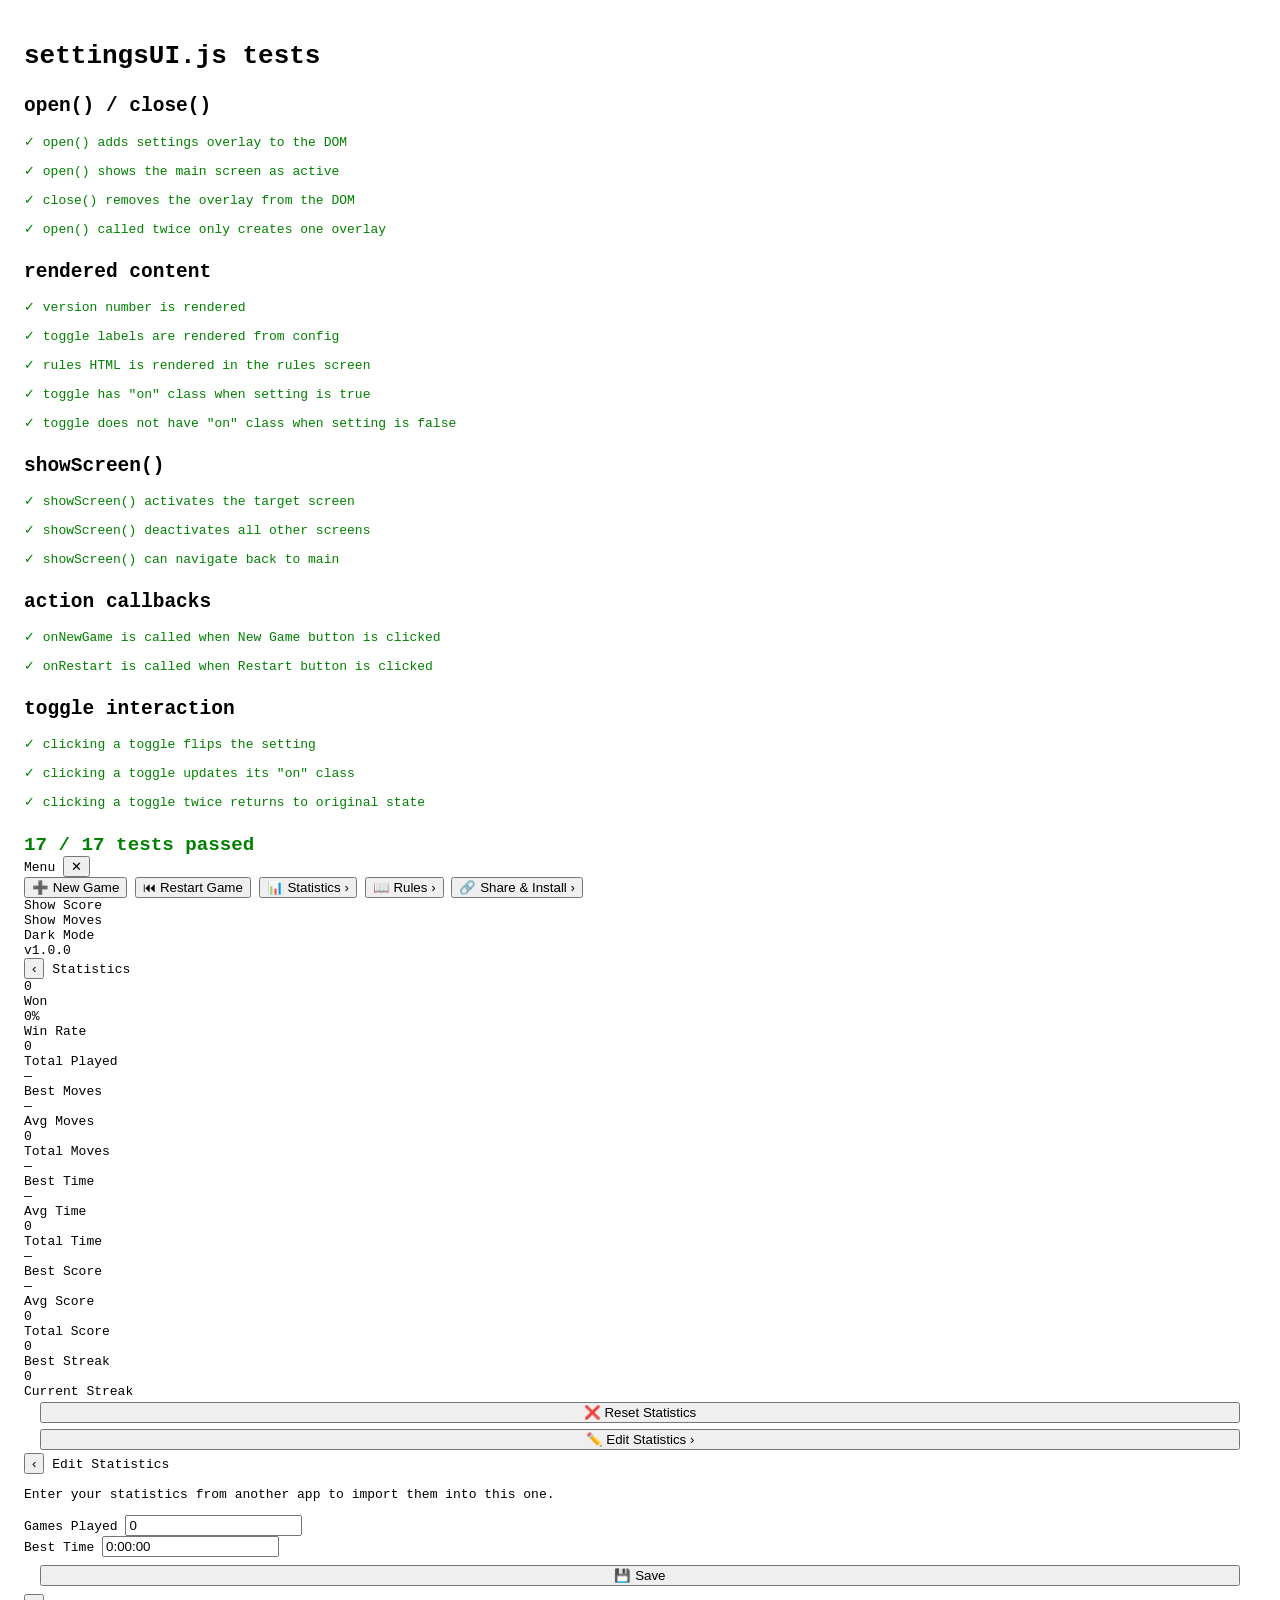
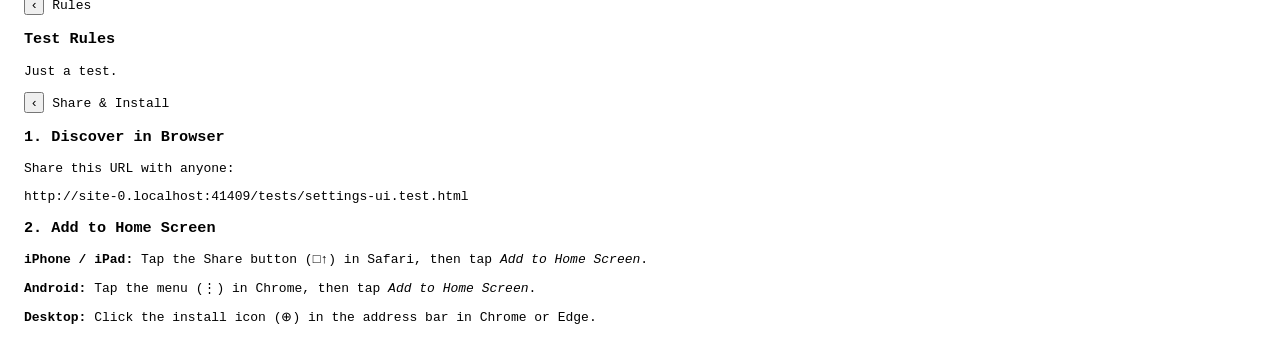
<file: tests/settings-ui.test.html>
<!DOCTYPE html>
<html lang="en">
<head>
    <meta charset="UTF-8">
    <title>settingsUI tests</title>
    <style>
        body { font-family: monospace; padding: 1rem; }
        .pass { color: green; }
        .fail { color: red; font-weight: bold; }
        .info { color: #888; font-style: italic; }
        h2    { margin-top: 1.5rem; }
        #summary { margin-top: 1.5rem; font-size: 1.2rem; font-weight: bold; }
    </style>
</head>
<body>
    <h1>settingsUI.js tests</h1>
    <div id="results"></div>
    <div id="summary"></div>

    <script src="../js/storageManager.js"></script>
    <script src="../js/gameTimer.js"></script>
    <script src="../js/statsManager.js"></script>
    <script src="../js/settingsManager.js"></script>
    <script src="../js/settingsUI.js"></script>
    <script>
        const results = document.getElementById('results');
        let passed = 0;
        let failed = 0;

        function cleanup() {
            const overlay = document.getElementById('settings-overlay');
            if (overlay) overlay.remove();
            document.body.className = '';
        }

        function test(description, fn) {
            cleanup(); // clean up before each test for a fresh state
            try {
                fn();
                results.innerHTML += `<p class="pass">✓ ${description}</p>`;
                passed++;
            } catch (e) {
                results.innerHTML += `<p class="fail">✗ ${description}: ${e.message}</p>`;
                failed++;
            }
        }

        function assert(condition, message) {
            if (!condition) throw new Error(message || 'Assertion failed');
        }

        function assertEqual(actual, expected, message) {
            const a = JSON.stringify(actual);
            const e = JSON.stringify(expected);
            if (a !== e) throw new Error(message || `Expected ${e} but got ${a}`);
        }

        const SETTINGS_KEY = 'test-ui-settings';
        const STATS_KEY    = 'test-ui-stats';

        const SETTINGS_DEFAULTS = { darkMode: false, showScore: true, showMoves: true };
        const STATS_DEFAULTS    = {
            gamesPlayed: 0, gamesWon: 0, bestMoves: null, bestTime: null,
            bestScore: null, currentStreak: 0, bestStreak: 0,
            totalMoves: 0, totalTime: 0, totalScore: 0,
        };
        const CLASS_MAP = {
            darkMode:  'dark-mode',
            showScore: 'hide-score',
            showMoves: 'hide-moves',
        };
        const TOGGLES = [
            { key: 'showScore', label: 'Show Score' },
            { key: 'showMoves', label: 'Show Moves' },
            { key: 'darkMode',  label: 'Dark Mode'  },
        ];
        const STAT_FIELDS = [
            { key: 'gamesPlayed', label: 'Games Played', isTime: false },
            { key: 'bestTime',    label: 'Best Time',    isTime: true  },
        ];

        function makeUI(callbacks = {}) {
            localStorage.removeItem(SETTINGS_KEY);
            localStorage.removeItem(STATS_KEY);
            const settings = new SettingsManager(
                new StorageManager(SETTINGS_KEY), SETTINGS_DEFAULTS, CLASS_MAP
            );
            const stats = new StatsManager(
                new StorageManager(STATS_KEY), STATS_DEFAULTS
            );
            return new SettingsUI({
                version:    '1.0.0',
                settings,
                stats,
                toggles:    TOGGLES,
                statFields: STAT_FIELDS,
                rulesHTML:  '<h3>Test Rules</h3><p>Just a test.</p>',
                onNewGame:  callbacks.onNewGame  || (() => {}),
                onRestart:  callbacks.onRestart  || (() => {}),
            });
        }

        // ─── open() / close() ─────────────────────────────────────────────────────

        results.innerHTML += `<h2>open() / close()</h2>`;

        test('open() adds settings overlay to the DOM', () => {
            const ui = makeUI();
            ui.open();
            assert(document.getElementById('settings-overlay') !== null, 'Overlay should exist');
        });

        test('open() shows the main screen as active', () => {
            const ui = makeUI();
            ui.open();
            const main = document.getElementById('settings-main');
            assert(main.classList.contains('active'), 'settings-main should be active');
        });

        test('close() removes the overlay from the DOM', () => {
            const ui = makeUI();
            ui.open();
            // Remove transitionend dependency by removing directly
            const overlay = document.getElementById('settings-overlay');
            overlay.remove();
            assert(document.getElementById('settings-overlay') === null, 'Overlay should be gone');
        });

        test('open() called twice only creates one overlay', () => {
            const ui = makeUI();
            ui.open();
            ui.open();
            const overlays = document.querySelectorAll('#settings-overlay');
            assertEqual(overlays.length, 1);
        });

        // ─── HTML content ─────────────────────────────────────────────────────────

        results.innerHTML += `<h2>rendered content</h2>`;

        test('version number is rendered', () => {
            const ui = makeUI();
            ui.open();
            const overlay = document.getElementById('settings-overlay');
            assert(overlay.innerHTML.includes('1.0.0'), 'Version should appear in overlay');
        });

        test('toggle labels are rendered from config', () => {
            const ui = makeUI();
            ui.open();
            const overlay = document.getElementById('settings-overlay');
            assert(overlay.innerHTML.includes('Show Score'), 'Show Score toggle should be present');
            assert(overlay.innerHTML.includes('Dark Mode'),  'Dark Mode toggle should be present');
        });

        test('rules HTML is rendered in the rules screen', () => {
            const ui = makeUI();
            ui.open();
            const rulesScreen = document.getElementById('settings-rules');
            assert(rulesScreen.innerHTML.includes('Test Rules'), 'Rules HTML should appear');
        });

        test('toggle has "on" class when setting is true', () => {
            localStorage.removeItem(SETTINGS_KEY);
            const settings = new SettingsManager(
                new StorageManager(SETTINGS_KEY), SETTINGS_DEFAULTS, CLASS_MAP
            );
            settings.set('showScore', true);
            const ui = new SettingsUI({
                version: '1.0', settings,
                stats: new StatsManager(new StorageManager(STATS_KEY), STATS_DEFAULTS),
                toggles: TOGGLES, statFields: STAT_FIELDS, rulesHTML: '',
            });
            ui.open();
            const toggle = document.querySelector('[data-setting="showScore"]');
            assert(toggle.classList.contains('on'), 'Toggle should have "on" class');
        });

        test('toggle does not have "on" class when setting is false', () => {
            localStorage.removeItem(SETTINGS_KEY);
            const settings = new SettingsManager(
                new StorageManager(SETTINGS_KEY), SETTINGS_DEFAULTS, CLASS_MAP
            );
            settings.set('darkMode', false);
            const ui = new SettingsUI({
                version: '1.0', settings,
                stats: new StatsManager(new StorageManager(STATS_KEY), STATS_DEFAULTS),
                toggles: TOGGLES, statFields: STAT_FIELDS, rulesHTML: '',
            });
            ui.open();
            const toggle = document.querySelector('[data-setting="darkMode"]');
            assert(!toggle.classList.contains('on'), 'Toggle should not have "on" class');
        });

        // ─── Screen navigation ────────────────────────────────────────────────────

        results.innerHTML += `<h2>showScreen()</h2>`;

        test('showScreen() activates the target screen', () => {
            const ui = makeUI();
            ui.open();
            ui.showScreen('settings-stats');
            assert(document.getElementById('settings-stats').classList.contains('active'), 'stats screen should be active');
        });

        test('showScreen() deactivates all other screens', () => {
            const ui = makeUI();
            ui.open();
            ui.showScreen('settings-stats');
            assert(!document.getElementById('settings-main').classList.contains('active'), 'main screen should not be active');
            assert(!document.getElementById('settings-rules').classList.contains('active'), 'rules screen should not be active');
        });

        test('showScreen() can navigate back to main', () => {
            const ui = makeUI();
            ui.open();
            ui.showScreen('settings-stats');
            ui.showScreen('settings-main');
            assert(document.getElementById('settings-main').classList.contains('active'), 'main screen should be active again');
        });

        // ─── Action button callbacks ──────────────────────────────────────────────

        results.innerHTML += `<h2>action callbacks</h2>`;

        test('onNewGame is called when New Game button is clicked', () => {
            let called = false;
            const ui = makeUI({ onNewGame: () => { called = true; } });
            ui.open();
            document.getElementById('btn-new-game').click();
            assert(called, 'onNewGame should have been called');
        });

        test('onRestart is called when Restart button is clicked', () => {
            let called = false;
            const ui = makeUI({ onRestart: () => { called = true; } });
            ui.open();
            document.getElementById('btn-restart').click();
            assert(called, 'onRestart should have been called');
        });

        // ─── Toggle interaction ───────────────────────────────────────────────────

        results.innerHTML += `<h2>toggle interaction</h2>`;

        test('clicking a toggle flips the setting', () => {
            const ui = makeUI();
            ui.open();
            const toggle = document.querySelector('[data-setting="darkMode"]');
            toggle.click();
            assert(ui.settings.get('darkMode') === true, 'darkMode should now be true');
        });

        test('clicking a toggle updates its "on" class', () => {
            const ui = makeUI();
            ui.open();
            const toggle = document.querySelector('[data-setting="darkMode"]');
            toggle.click();
            assert(toggle.classList.contains('on'), 'Toggle should have "on" class after click');
        });

        test('clicking a toggle twice returns to original state', () => {
            const ui = makeUI();
            ui.open();
            const toggle = document.querySelector('[data-setting="darkMode"]');
            toggle.click();
            toggle.click();
            assert(ui.settings.get('darkMode') === false, 'darkMode should be false again');
            assert(!toggle.classList.contains('on'), '"on" class should be removed');
        });

        // ─── Clean up ─────────────────────────────────────────────────────────────
        localStorage.removeItem(SETTINGS_KEY);
        localStorage.removeItem(STATS_KEY);

        // ─── Summary ─────────────────────────────────────────────────────────────
        const summary = document.getElementById('summary');
        const total = passed + failed;
        summary.textContent = `${passed} / ${total} tests passed`;
        summary.style.color = failed === 0 ? 'green' : 'red';
    </script>
</body>
</html>
</file>
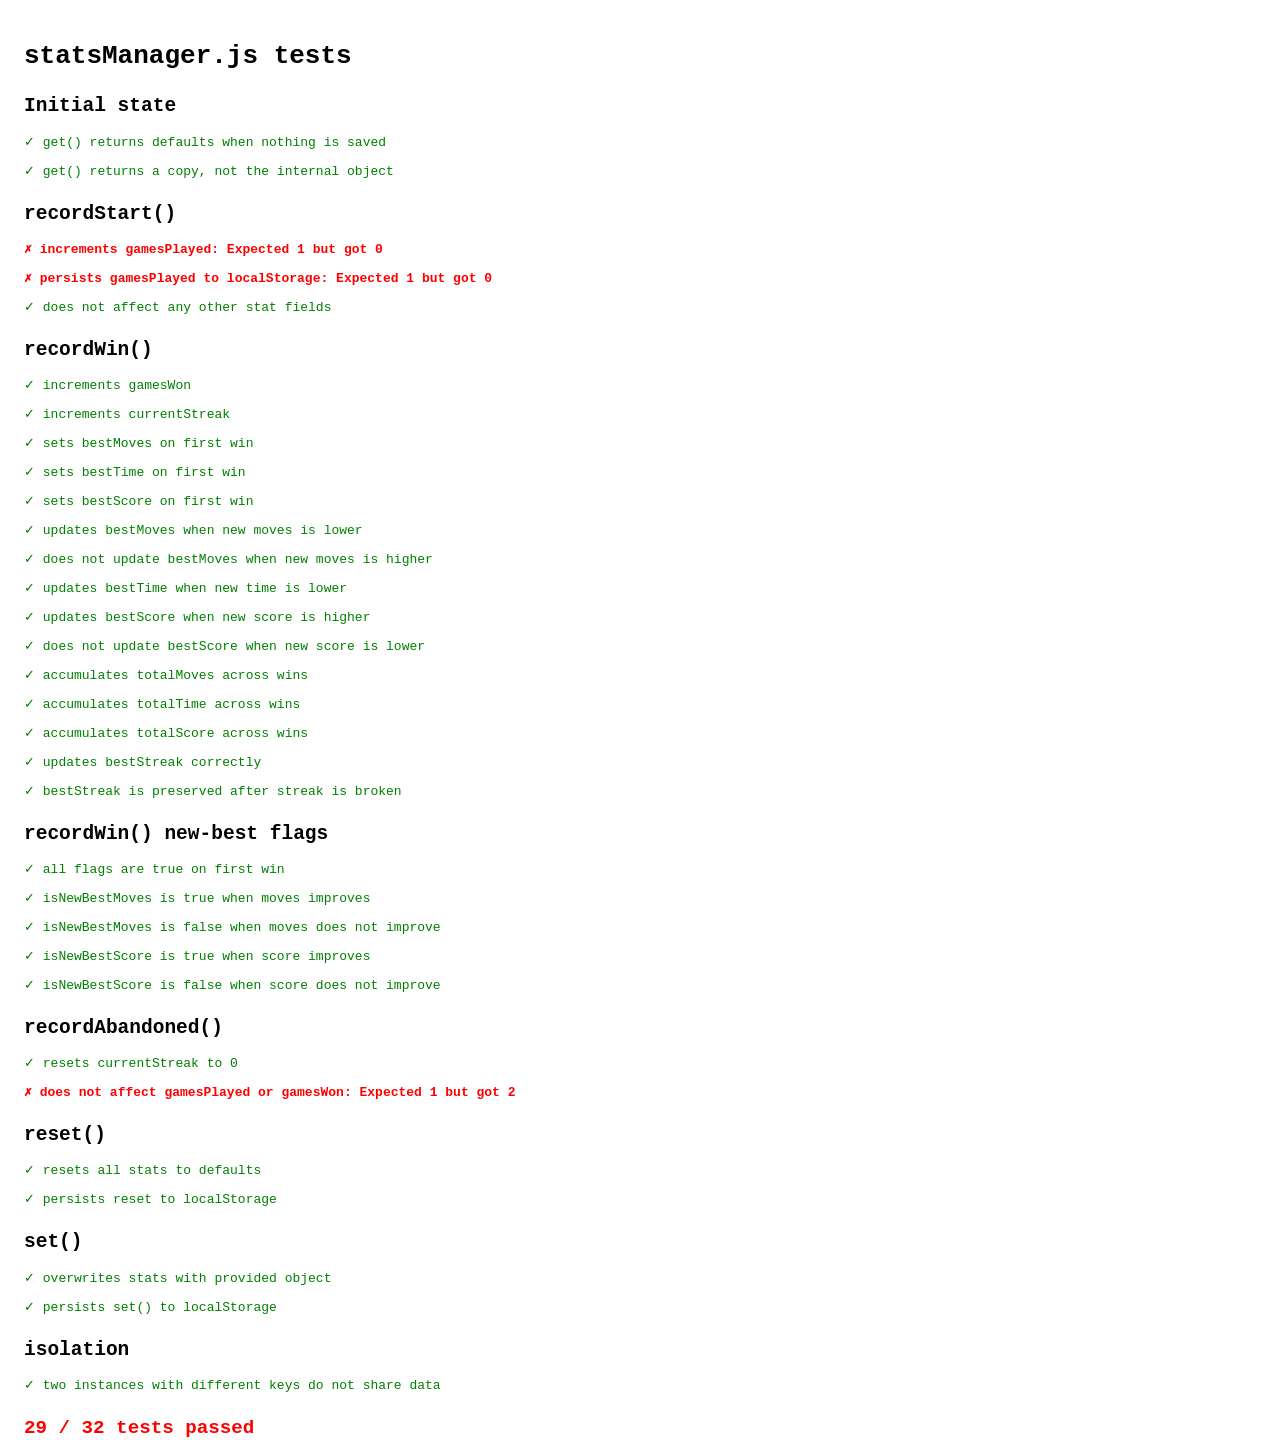
<file: tests/stats-manager.test.html>
<!DOCTYPE html>
<html lang="en">
<head>
    <meta charset="UTF-8">
    <title>statsManager tests</title>
    <style>
        body { font-family: monospace; padding: 1rem; }
        .pass { color: green; }
        .fail { color: red; font-weight: bold; }
        h2    { margin-top: 1.5rem; }
        #summary { margin-top: 1.5rem; font-size: 1.2rem; font-weight: bold; }
    </style>
</head>
<body>
    <h1>statsManager.js tests</h1>
    <div id="results"></div>
    <div id="summary"></div>

    <script src="../js/storageManager.js"></script>
    <script src="../js/statsManager.js"></script>
    <script>
        const results = document.getElementById('results');
        let passed = 0;
        let failed = 0;

        function test(description, fn) {
            try {
                fn();
                results.innerHTML += `<p class="pass">✓ ${description}</p>`;
                passed++;
            } catch (e) {
                results.innerHTML += `<p class="fail">✗ ${description}: ${e.message}</p>`;
                failed++;
            }
        }

        function assert(condition, message) {
            if (!condition) throw new Error(message || 'Assertion failed');
        }

        function assertEqual(actual, expected, message) {
            const a = JSON.stringify(actual);
            const e = JSON.stringify(expected);
            if (a !== e) throw new Error(message || `Expected ${e} but got ${a}`);
        }

        // Fresh StatsManager for each test group — uses a test-only storage key
        const KEY = 'test-stats-manager';
        const DEFAULTS = {
            gamesPlayed:   0,
            gamesWon:      0,
            bestMoves:     null,
            bestTime:      null,
            bestScore:     null,
            currentStreak: 0,
            bestStreak:    0,
            totalMoves:    0,
            totalTime:     0,
            totalScore:    0,
        };

        function makeStats() {
            localStorage.removeItem(KEY);
            return new StatsManager(new StorageManager(KEY), DEFAULTS);
        }

        // ─── Initial state ────────────────────────────────────────────────────────

        results.innerHTML += `<h2>Initial state</h2>`;

        test('get() returns defaults when nothing is saved', () => {
            const s = makeStats();
            assertEqual(s.get(), DEFAULTS);
        });

        test('get() returns a copy, not the internal object', () => {
            const s = makeStats();
            const a = s.get();
            const b = s.get();
            assert(a !== b, 'Each call should return a new object');
        });

        // ─── recordStart() ────────────────────────────────────────────────────────

        results.innerHTML += `<h2>recordStart()</h2>`;

        test('increments gamesPlayed', () => {
            const s = makeStats();
            s.recordStart();
            assertEqual(s.get().gamesPlayed, 1);
        });

        test('persists gamesPlayed to localStorage', () => {
            const s = makeStats();
            s.recordStart();
            const reloaded = new StatsManager(new StorageManager(KEY), DEFAULTS);
            assertEqual(reloaded.get().gamesPlayed, 1);
        });

        test('does not affect any other stat fields', () => {
            const s = makeStats();
            s.recordStart();
            const data = s.get();
            assertEqual(data.gamesWon, 0);
            assertEqual(data.currentStreak, 0);
            assertEqual(data.totalMoves, 0);
        });

        // ─── recordWin() ──────────────────────────────────────────────────────────

        results.innerHTML += `<h2>recordWin()</h2>`;

        test('increments gamesWon', () => {
            const s = makeStats();
            s.recordWin({ moves: 40, timeSecs: 120, score: 480 });
            assertEqual(s.get().gamesWon, 1);
        });

        test('increments currentStreak', () => {
            const s = makeStats();
            s.recordWin({ moves: 40, timeSecs: 120, score: 480 });
            assertEqual(s.get().currentStreak, 1);
        });

        test('sets bestMoves on first win', () => {
            const s = makeStats();
            s.recordWin({ moves: 40, timeSecs: 120, score: 480 });
            assertEqual(s.get().bestMoves, 40);
        });

        test('sets bestTime on first win', () => {
            const s = makeStats();
            s.recordWin({ moves: 40, timeSecs: 120, score: 480 });
            assertEqual(s.get().bestTime, 120);
        });

        test('sets bestScore on first win', () => {
            const s = makeStats();
            s.recordWin({ moves: 40, timeSecs: 120, score: 480 });
            assertEqual(s.get().bestScore, 480);
        });

        test('updates bestMoves when new moves is lower', () => {
            const s = makeStats();
            s.recordWin({ moves: 50, timeSecs: 120, score: 470 });
            s.recordWin({ moves: 30, timeSecs: 100, score: 490 });
            assertEqual(s.get().bestMoves, 30);
        });

        test('does not update bestMoves when new moves is higher', () => {
            const s = makeStats();
            s.recordWin({ moves: 30, timeSecs: 100, score: 490 });
            s.recordWin({ moves: 50, timeSecs: 120, score: 470 });
            assertEqual(s.get().bestMoves, 30);
        });

        test('updates bestTime when new time is lower', () => {
            const s = makeStats();
            s.recordWin({ moves: 40, timeSecs: 120, score: 480 });
            s.recordWin({ moves: 40, timeSecs:  90, score: 480 });
            assertEqual(s.get().bestTime, 90);
        });

        test('updates bestScore when new score is higher', () => {
            const s = makeStats();
            s.recordWin({ moves: 40, timeSecs: 120, score: 480 });
            s.recordWin({ moves: 30, timeSecs: 100, score: 490 });
            assertEqual(s.get().bestScore, 490);
        });

        test('does not update bestScore when new score is lower', () => {
            const s = makeStats();
            s.recordWin({ moves: 30, timeSecs: 100, score: 490 });
            s.recordWin({ moves: 50, timeSecs: 120, score: 470 });
            assertEqual(s.get().bestScore, 490);
        });

        test('accumulates totalMoves across wins', () => {
            const s = makeStats();
            s.recordWin({ moves: 40, timeSecs: 120, score: 480 });
            s.recordWin({ moves: 30, timeSecs: 100, score: 490 });
            assertEqual(s.get().totalMoves, 70);
        });

        test('accumulates totalTime across wins', () => {
            const s = makeStats();
            s.recordWin({ moves: 40, timeSecs: 120, score: 480 });
            s.recordWin({ moves: 40, timeSecs:  90, score: 480 });
            assertEqual(s.get().totalTime, 210);
        });

        test('accumulates totalScore across wins', () => {
            const s = makeStats();
            s.recordWin({ moves: 40, timeSecs: 120, score: 480 });
            s.recordWin({ moves: 30, timeSecs: 100, score: 490 });
            assertEqual(s.get().totalScore, 970);
        });

        test('updates bestStreak correctly', () => {
            const s = makeStats();
            s.recordWin({ moves: 40, timeSecs: 120, score: 480 });
            s.recordWin({ moves: 40, timeSecs: 120, score: 480 });
            assertEqual(s.get().bestStreak, 2);
        });

        test('bestStreak is preserved after streak is broken', () => {
            const s = makeStats();
            s.recordWin({ moves: 40, timeSecs: 120, score: 480 });
            s.recordWin({ moves: 40, timeSecs: 120, score: 480 });
            s.recordAbandoned(); // breaks streak
            assertEqual(s.get().bestStreak, 2);
            assertEqual(s.get().currentStreak, 0);
        });

        // ─── recordWin() return value ─────────────────────────────────────────────

        results.innerHTML += `<h2>recordWin() new-best flags</h2>`;

        test('all flags are true on first win', () => {
            const s = makeStats();
            const flags = s.recordWin({ moves: 40, timeSecs: 120, score: 480 });
            assertEqual(flags.isNewBestMoves,  true);
            assertEqual(flags.isNewBestTime,   true);
            assertEqual(flags.isNewBestScore,  true);
            assertEqual(flags.isNewBestStreak, true);
        });

        test('isNewBestMoves is true when moves improves', () => {
            const s = makeStats();
            s.recordWin({ moves: 50, timeSecs: 120, score: 470 });
            const flags = s.recordWin({ moves: 30, timeSecs: 120, score: 470 });
            assertEqual(flags.isNewBestMoves, true);
        });

        test('isNewBestMoves is false when moves does not improve', () => {
            const s = makeStats();
            s.recordWin({ moves: 30, timeSecs: 120, score: 490 });
            const flags = s.recordWin({ moves: 50, timeSecs: 120, score: 470 });
            assertEqual(flags.isNewBestMoves, false);
        });

        test('isNewBestScore is true when score improves', () => {
            const s = makeStats();
            s.recordWin({ moves: 50, timeSecs: 120, score: 470 });
            const flags = s.recordWin({ moves: 30, timeSecs: 100, score: 490 });
            assertEqual(flags.isNewBestScore, true);
        });

        test('isNewBestScore is false when score does not improve', () => {
            const s = makeStats();
            s.recordWin({ moves: 30, timeSecs: 100, score: 490 });
            const flags = s.recordWin({ moves: 50, timeSecs: 120, score: 470 });
            assertEqual(flags.isNewBestScore, false);
        });

        // ─── recordAbandoned() ────────────────────────────────────────────────────

        results.innerHTML += `<h2>recordAbandoned()</h2>`;

        test('resets currentStreak to 0', () => {
            const s = makeStats();
            s.recordWin({ moves: 40, timeSecs: 120, score: 480 });
            s.recordAbandoned();
            assertEqual(s.get().currentStreak, 0);
        });

        test('does not affect gamesPlayed or gamesWon', () => {
            const s = makeStats();
            s.recordStart();
            s.recordWin({ moves: 40, timeSecs: 120, score: 480 });
            s.recordAbandoned();
            assertEqual(s.get().gamesPlayed, 1);
            assertEqual(s.get().gamesWon, 1);
        });

        // ─── reset() ─────────────────────────────────────────────────────────────

        results.innerHTML += `<h2>reset()</h2>`;

        test('resets all stats to defaults', () => {
            const s = makeStats();
            s.recordStart();
            s.recordWin({ moves: 40, timeSecs: 120, score: 480 });
            s.reset();
            assertEqual(s.get(), DEFAULTS);
        });

        test('persists reset to localStorage', () => {
            const s = makeStats();
            s.recordWin({ moves: 40, timeSecs: 120, score: 480 });
            s.reset();
            const reloaded = new StatsManager(new StorageManager(KEY), DEFAULTS);
            assertEqual(reloaded.get(), DEFAULTS);
        });

        // ─── set() ───────────────────────────────────────────────────────────────

        results.innerHTML += `<h2>set()</h2>`;

        test('overwrites stats with provided object', () => {
            const s = makeStats();
            const custom = { ...DEFAULTS, gamesPlayed: 10, gamesWon: 7, bestStreak: 3 };
            s.set(custom);
            assertEqual(s.get().gamesPlayed, 10);
            assertEqual(s.get().gamesWon, 7);
            assertEqual(s.get().bestStreak, 3);
        });

        test('persists set() to localStorage', () => {
            const s = makeStats();
            const custom = { ...DEFAULTS, gamesPlayed: 10 };
            s.set(custom);
            const reloaded = new StatsManager(new StorageManager(KEY), DEFAULTS);
            assertEqual(reloaded.get().gamesPlayed, 10);
        });

        // ─── isolation ───────────────────────────────────────────────────────────

        results.innerHTML += `<h2>isolation</h2>`;

        test('two instances with different keys do not share data', () => {
            const KEY_A = 'test-stats-a';
            const KEY_B = 'test-stats-b';
            localStorage.removeItem(KEY_A);
            localStorage.removeItem(KEY_B);

            const a = new StatsManager(new StorageManager(KEY_A), DEFAULTS);
            const b = new StatsManager(new StorageManager(KEY_B), DEFAULTS);

            a.recordWin({ moves: 40, timeSecs: 120, score: 480 });

            assertEqual(a.get().gamesWon, 1);
            assertEqual(b.get().gamesWon, 0);

            localStorage.removeItem(KEY_A);
            localStorage.removeItem(KEY_B);
        });

        // ─── Clean up ─────────────────────────────────────────────────────────────
        localStorage.removeItem(KEY);

        // ─── Summary ─────────────────────────────────────────────────────────────
        const summary = document.getElementById('summary');
        const total = passed + failed;
        summary.textContent = `${passed} / ${total} tests passed`;
        summary.style.color = failed === 0 ? 'green' : 'red';
    </script>
</body>
</html>
</file>
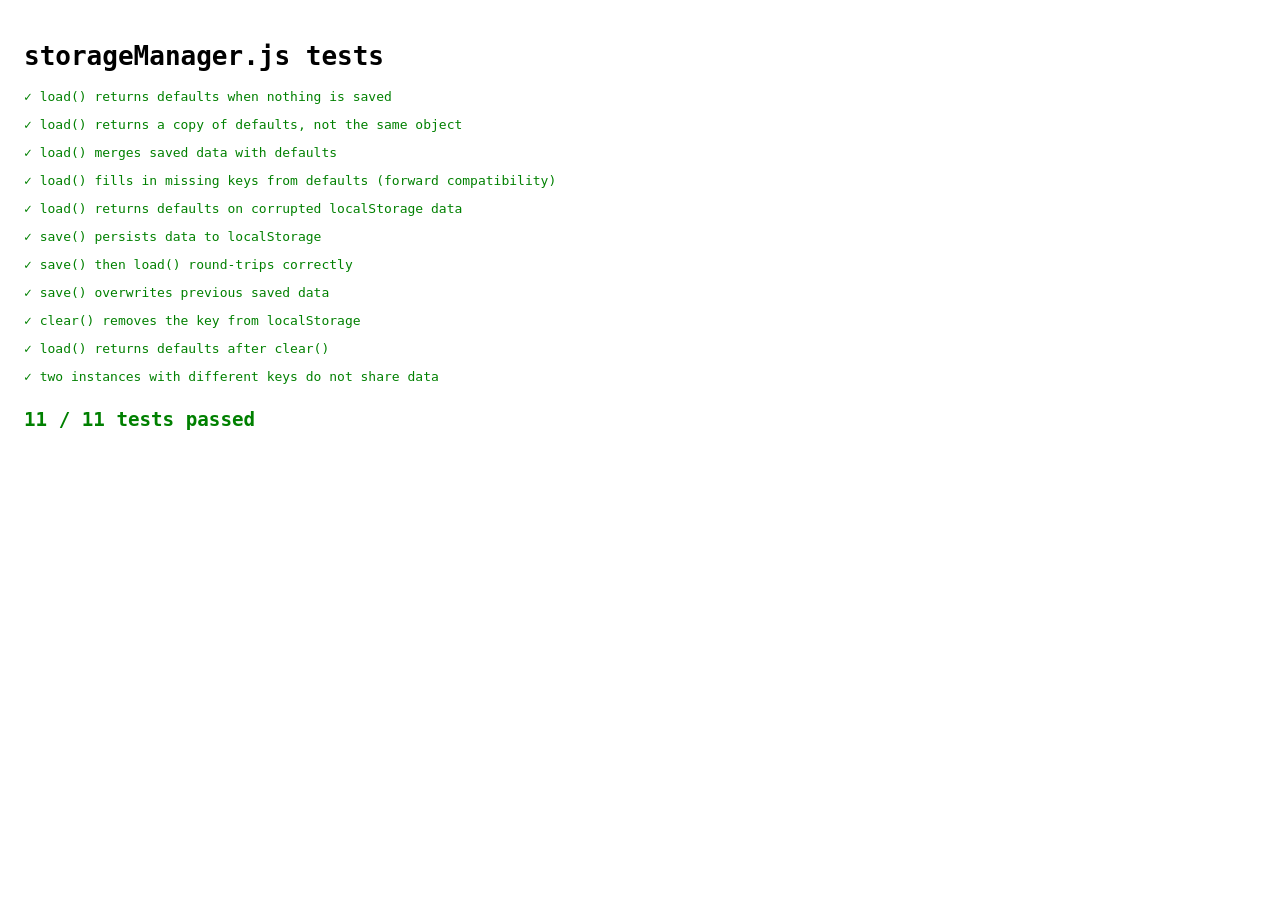
<file: tests/storage-manager.test.html>
<!DOCTYPE html>
<html lang="en">
<head>
    <meta charset="UTF-8">
    <title>storageManager tests</title>
    <style>
        body { font-family: monospace; padding: 1rem; }
        .pass { color: green; }
        .fail { color: red; font-weight: bold; }
        h2    { margin-top: 1.5rem; }
        #summary { margin-top: 1.5rem; font-size: 1.2rem; font-weight: bold; }
    </style>
</head>
<body>
    <h1>storageManager.js tests</h1>
    <div id="results"></div>
    <div id="summary"></div>

    <script src="../js/storageManager.js"></script>
    <script>
        const results = document.getElementById('results');
        let passed = 0;
        let failed = 0;

        function test(description, fn) {
            try {
                fn();
                results.innerHTML += `<p class="pass">✓ ${description}</p>`;
                passed++;
            } catch (e) {
                results.innerHTML += `<p class="fail">✗ ${description}: ${e.message}</p>`;
                failed++;
            }
        }

        function assert(condition, message) {
            if (!condition) throw new Error(message || 'Assertion failed');
        }

        function assertEqual(actual, expected, message) {
            const a = JSON.stringify(actual);
            const e = JSON.stringify(expected);
            if (a !== e) throw new Error(message || `Expected ${e} but got ${a}`);
        }

        // Use a test-specific key so we never pollute real game data
        const KEY = 'test-storage-manager';
        const DEFAULTS = { darkMode: false, showScore: true, volume: 5 };

        // Clean up before running
        localStorage.removeItem(KEY);

        // ─── load() ──────────────────────────────────────────────────────────────

        const s = new StorageManager(KEY);

        test('load() returns defaults when nothing is saved', () => {
            const data = s.load(DEFAULTS);
            assertEqual(data, DEFAULTS);
        });

        test('load() returns a copy of defaults, not the same object', () => {
            const data = s.load(DEFAULTS);
            assert(data !== DEFAULTS, 'Should be a new object, not the same reference');
        });

        test('load() merges saved data with defaults', () => {
            localStorage.setItem(KEY, JSON.stringify({ darkMode: true }));
            const data = s.load(DEFAULTS);
            assertEqual(data, { darkMode: true, showScore: true, volume: 5 });
        });

        test('load() fills in missing keys from defaults (forward compatibility)', () => {
            localStorage.setItem(KEY, JSON.stringify({ darkMode: true }));
            const data = s.load({ ...DEFAULTS, newKey: 'hello' });
            assertEqual(data.newKey, 'hello');
        });

        test('load() returns defaults on corrupted localStorage data', () => {
            localStorage.setItem(KEY, 'not valid json {{');
            const data = s.load(DEFAULTS);
            assertEqual(data, DEFAULTS);
        });

        // ─── save() ──────────────────────────────────────────────────────────────

        test('save() persists data to localStorage', () => {
            localStorage.removeItem(KEY);
            s.save({ darkMode: true, showScore: false, volume: 3 });
            const raw = localStorage.getItem(KEY);
            assert(raw !== null, 'Nothing was saved to localStorage');
            assertEqual(JSON.parse(raw), { darkMode: true, showScore: false, volume: 3 });
        });

        test('save() then load() round-trips correctly', () => {
            localStorage.removeItem(KEY);
            const original = { darkMode: true, showScore: false, volume: 3 };
            s.save(original);
            const loaded = s.load(DEFAULTS);
            assertEqual(loaded, original);
        });

        test('save() overwrites previous saved data', () => {
            s.save({ darkMode: true, showScore: true, volume: 5 });
            s.save({ darkMode: false, showScore: false, volume: 1 });
            const loaded = s.load(DEFAULTS);
            assertEqual(loaded.darkMode, false);
            assertEqual(loaded.volume, 1);
        });

        // ─── clear() ─────────────────────────────────────────────────────────────

        test('clear() removes the key from localStorage', () => {
            s.save(DEFAULTS);
            s.clear();
            assert(localStorage.getItem(KEY) === null, 'Key should be gone after clear()');
        });

        test('load() returns defaults after clear()', () => {
            s.save({ darkMode: true, showScore: false, volume: 3 });
            s.clear();
            const data = s.load(DEFAULTS);
            assertEqual(data, DEFAULTS);
        });

        // ─── isolation ───────────────────────────────────────────────────────────

        test('two instances with different keys do not share data', () => {
            const KEY_A = 'test-sm-a';
            const KEY_B = 'test-sm-b';
            localStorage.removeItem(KEY_A);
            localStorage.removeItem(KEY_B);

            const a = new StorageManager(KEY_A);
            const b = new StorageManager(KEY_B);

            a.save({ value: 1 });
            b.save({ value: 2 });

            assertEqual(a.load({ value: 0 }).value, 1);
            assertEqual(b.load({ value: 0 }).value, 2);

            localStorage.removeItem(KEY_A);
            localStorage.removeItem(KEY_B);
        });

        // ─── Clean up ────────────────────────────────────────────────────────────
        localStorage.removeItem(KEY);

        // ─── Summary ─────────────────────────────────────────────────────────────
        const summary = document.getElementById('summary');
        const total = passed + failed;
        summary.textContent = `${passed} / ${total} tests passed`;
        summary.style.color = failed === 0 ? 'green' : 'red';
    </script>
</body>
</html>
</file>
<file: css/style.css>
html, body {
    height: 100%;
    overflow: hidden;
}

body {
    font-family: Arial, sans-serif;
    margin: 0;
    padding: 0;
    background-color: #008000;
    color: white;
    display: flex;
    flex-direction: column;
    align-items: center;
    min-height: 100vh;
    touch-action: manipulation; /* Disables touch double-tap zoom */
}

#game {
    display: flex;
    flex-direction: column;
    align-items: center;
    width: 100%;
    flex: 1;
    height: 100vh;
    overflow: hidden;
}

#score-bar {
    display: flex;
    flex-direction: row;
    justify-content: center;
    gap: 15%;
    width: 100%;
    margin-top: 1vh;
}

#top-area {
    display: flex;
    flex-direction: row;
    justify-content: space-around;
    width: 100%;
}

#free-cells, #foundations {
    display: flex;
    flex-direction: row;
    justify-content: flex-end;
    width: 50%;
}

#foundations {
    display: flex;
    flex-direction: row;
    justify-content: flex-start;
    width: 50%;
}

#tableau {
    display: flex;
    justify-content: space-around;
    width: 100%;
    flex: 1;
    align-items: stretch; /* Ensure columns stretch to fill available vertical space, should be default */
    overflow: hidden;
}

.cell, .foundation {
    aspect-ratio: 1 / 1.4;
    border-radius: 8%;
    background-color: rgba(255, 255, 255, 0.2);
    border: 1px solid #008000;
    display: block;
    align-items: center;
    justify-content: center;
    position: relative;
}

.column {
    background-color: rgba(255, 255, 255, 0);
    position: relative;
}

.foundation::before {
    content: "A";
    position: absolute;
    top: 50%;
    left: 50%;
    transform: translate(-50%, -50%);
    font-size: 24px;
    font-weight: bold;
    color: #005c00;
    opacity: 0.7;
    pointer-events: none;
    z-index: 0;
}

.column::before {
    content: "";
    position: absolute;
    top: 0%;
    left: 50%;
    transform: translate(-50%, 0%);
    aspect-ratio: 1 / 1.4;
    border-radius: 8%;
    background-color: rgba(255, 255, 255, 0.2);
    pointer-events: none;
    z-index: 0;
}

.card {
    aspect-ratio: 1 / 1.4;
    width: 12vw;
    border-radius: 8%;
    border: 1px solid rgba(97, 97, 97, 0.85);
    box-sizing: border-box;
    display: flex;
    flex-direction: column;
    align-items: center;
    justify-content: center;
    font-size: clamp(8px, 0.9vw, 18px); /* scalable base */
    font-weight: bold;
    color: black;
    margin-top: var(--card-offset, -90%);
    cursor: pointer;
    user-select: none;
    position: relative;
    touch-action: manipulation; /* Disables touch double-tap zoom */
}

/* Card corner layout */
.card .corner {
    position: absolute;
    font-size: 1.2em;
    line-height: 1;
    font-weight: bold;
    background: transparent;
    padding: 0.2em;
    pointer-events: none; /* Allow clicks to pass through corners to the card itself */
}
.card .corner.rank { font-size: 1.3em; }
.card .corner.suit { font-size: 1.5em; }
.card .corner.tl { top: 0.4em; left: 0.4em; }
.card .corner.tr { top: 0.4em; right: 0.4em; }
.card .corner.bl { bottom: 0.4em; left: 0.4em; }
.card .corner.br { bottom: 0.4em; right: 0.4em; }

.card .center-suit {
    font-size: 2.4em;
    opacity: 0.9;
    pointer-events: none; /* Allow clicks to pass through corners to the card itself */
}

.number-bar {
    position: fixed;
    display: flex;
}

.num {
    flex: 1;
    display: flex;
    align-items: center;
    justify-content: center;
    font-size: 24px;
    color: #005c00;
    touch-action: manipulation;
    user-select: none;
}

.top-button {
    position: fixed;
    /*top: calc(env(safe-area-inset-top) + 10px); /* Adjust for safe area inset on mobile devices */
    top: 0;
    font-size: 24px;
    background-color: #00000000; /* fully transparent */
    /*background-color: #008000;*/
    color: white;
    border: none;
    /*border: 1px solid #005c00;*/
    border-radius: 50%;
    margin: 0.5vh;
    touch-action: manipulation;
}

.settings {
    left: 0;
}

.undo {
    right: 0;
}

/* Portrait: height > width */
@media (max-aspect-ratio: 1/1) {
    .column, .cell, .foundation {
        width: 12vw;
    }
    #foundations, #free-cells {
        margin: 1vh 0;
    }
    .foundation::before {
        font-size: 28px;
    }
    .column::before {
        width: 12vw;
    }
    .card {
        width: 12vw;
        font-size: clamp(8px, 2vw, 18px); /* scalable base */
        /*font-size: 10px;*/
    }
    .number-bar {
        bottom: 0;
        left: 0;
        right: 0;
        height: 5vh;
        flex-direction: row;
    }
    .num {
        font-size: clamp(8px, 2vw, 18px); /* scalable base */
    }
    .top-button {
        font-size: 24px;
        width: 6vh;
        height: 4vh;
    }
}

/* Landscape: width > height */
@media (min-aspect-ratio: 1/1) {
    .column, .cell, .foundation {
        width: 12vh;
        margin: 0 5px;
    }
    .column {
        margin: 0 10px;
    }
    #foundations, #free-cells {
        margin-top: 1vh;
        margin-bottom: 1vh;
        justify-content: center;
    }
    #tableau {
        justify-content: center;
    }
    .foundation::before {
        font-size: 48px;
    }
    .column::before {
        width: 12vh;
    }
    .card {
        width: 12vh;
        font-size: clamp(8px, 2vh, 18px); /* scalable base */
        /*font-size: 18px;*/
    }
    .number-bar {
        top: 15vh; /* Don't start at the very top to avoid overlapping with the top button */
        bottom: 0;
        right: 0;
        width: 5vw;
        flex-direction: column;
    }
    .num {
        font-size: clamp(8px, 2vh, 18px); /* scalable base */
    }
    .top-button {
        font-size: 40px;
        width: 8vh;
        height: 8vh;
    }
}


.column .card:first-child {
    margin-top: 0;
}

.column .card {
    margin-left: auto;
    margin-right: auto;
}

/* Ensure cards placed in freecells don't overlap */
.cell .card {
    margin-top: 0;
    margin-left: auto;
    margin-right: auto;
    position: relative;
    z-index: 1;
}

.foundation .card {
    margin-top: -140%;
    width: 100%;
}

.foundation .card:first-child {
    margin-top: 0;
}

.card.red { background-color: white; color: red; }
.card.black { background-color: white; color: black; }

.card.face-down {
    background-color: #2c5f8a; /* card back colour */
}

/* Hide the card content when face down */
.card.face-down .corner,
.card.face-down .center-suit {
    visibility: hidden;
}

.card.dragging {
    /* opacity: 0.5; */
    position: fixed;
    z-index: 2000;
    pointer-events: none;
    will-change: transform;
    margin: 0;
}

.card.animating {
    z-index: 1000;
}

.card.highlighted {
    outline: 3px solid gold;
    box-shadow: 0 0 8px 2px gold;
    /*z-index: 10;*/
}

.card.dimmed {
    /*opacity: 0.35;*/
    background-color: rgb(189, 189, 189);
}

.card.has-move {
    border-color: #4CAF50;
    border-width: 2px;
}

.card.seq-top {
    box-shadow:
        inset -3px 0px 0px 0px lightblue,   /* left */
        inset  3px 0px 0px 0px lightblue,   /* right */
        inset  0px 3px 0px 0px lightblue;  /* top */
}

.card.seq-mid {
    box-shadow:
        inset -3px 0px 0px 0px lightblue,   /* left */
        inset  3px 0px 0px 0px lightblue;   /* right */
}

.card.seq-bot {
    box-shadow:
        inset -3px 0px 0px 0px lightblue,   /* left */
        inset  3px 0px 0px 0px lightblue,   /* right */
        inset  0px -3px 0px 0px lightblue;   /* bottom */
}

.card.seq-solo {
    border: 2px solid gold;
}

/* ─── Win Overlay ──────────────────────────────────────────────────────── */

#win-overlay {
    position: fixed;
    inset: 0;
    display: flex;           /* toggled to none when hidden */
    flex-direction: column;
    align-items: center;
    justify-content: center;
    gap: 16px;
    z-index: 500;
    pointer-events: none;    /* let clicks pass through to the game board... */
}

#win-overlay > * {
    pointer-events: auto;    /* ...except the win elements themselves */
}

#win-message {
    margin: 0;
    font-size: 2em;
    color: white;
    text-shadow: 0 2px 8px rgba(0,0,0,0.4);
}

#win-stats {
    background: rgba(0,0,0,0.45);
    border-radius: 12px;
    padding: 10px 18px;
    color: white;
    font-size: 14px;
    text-align: center;
    white-space: nowrap;
}

#middle-btn-new-game {
    display: flex;
    align-items: center;
    gap: 8px;
    padding: 12px 24px;
    font-size: 16px;
    font-weight: 600;
    background: white;
    border: none;
    border-radius: 12px;
    cursor: pointer;
    white-space: nowrap;
    box-shadow: 0 4px 16px rgba(0,0,0,0.25);
}




#win-stats table {
    border-collapse: collapse;
}

#win-stats td {
    padding: 3px 10px;
}

#win-stats .win-stat-label {
    text-align: left;
    opacity: 0.75;
}

#win-stats .win-stat-this {
    text-align: right;
    font-weight: bold;
}

#win-stats .win-stat-best {
    text-align: left;
    opacity: 0.75;
}

#win-stats .win-stat-best.is-best {
    color: gold;
}
</file>
<file: css/settings.css>
/* ─── Settings Overlay ──────────────────────────────────────────────────────── */

.settings-overlay {
    position: fixed;
    inset: 0;
    background: rgba(0, 0, 0, 0.5); /* dims rest of page */
    z-index: 2000;
    display: flex;
    align-items: center;
    justify-content: center;
    opacity: 0; /* starts invisiable */
    transition: opacity 0.2s ease; /* fades in when visible */
}

.settings-overlay.visible {
    opacity: 1;
}

.settings-popup {
    background: #f5f0e8;
    border-radius: 16px;
    width: min(340px, 90vw);
    max-height: 85vh;
    overflow: hidden; /* hidden allows screen scroll to work */
    box-shadow: 0 8px 40px rgba(0,0,0,0.35);
    position: relative;
    transform: translateY(10px); /* slides up animation when started */
    transition: transform 0.2s ease;
}

.settings-overlay.visible .settings-popup {
    transform: translateY(0);
}

/* ─── Settings Screens (main / stats / rules / share / edit stats) ──────────── */

.settings-screen {
    display: none; /* all popup screens start hidden */
    flex-direction: column;
    padding: 0 0 16px 0;
    max-height: 85vh;
    overflow-y: scroll;
    -webkit-overflow-scrolling: touch;
}

.settings-screen.active {
    display: flex;
}

/* ─── Header ────────────────────────────────────────────────────────────────── */

.settings-header {
    display: flex;
    align-items: center;
    justify-content: space-between;
    padding: 16px 16px 12px 16px;
    border-bottom: 1px solid rgba(0,0,0,0.1); /* divider line */
    position: sticky; /* stays on top during scrolling. Needs background and z-index below to work */
    top: 0;
    background: #f5f0e8;
    z-index: 1;
}

.settings-title {
    font-size: 18px;
    font-weight: 700;
    color: #1a1a1a;
    letter-spacing: 0.01em;
}

.settings-close,
.settings-back {
    background: rgba(0,0,0,0.08);
    border: none;
    border-radius: 50%;
    width: 30px;
    height: 30px;
    font-size: 16px;
    cursor: pointer; /* hand cursor on hover */
    color: #333;
    display: flex;
    align-items: center;
    justify-content: center;
    touch-action: manipulation; /* disable mobile tap delay */
    line-height: 1; /* prevent icon vertical off-center */
}

.settings-back {
    font-size: 22px;
    font-weight: bold;
}

/* ─── Action Buttons ────────────────────────────────────────────────────────── */

.settings-actions {
    display: flex;
    flex-direction: column;
    padding: 12px 16px 0;
    gap: 6px;
}

.settings-action-btn {
    display: flex;
    align-items: center;
    gap: 12px;
    width: 100%;
    padding: 13px 14px;
    background: white;
    border: 1px solid rgba(0,0,0,0.1);
    border-radius: 10px;
    font-size: 15px;
    font-weight: 600;
    color: #1a1a1a;
    cursor: pointer;
    touch-action: manipulation;
    text-align: left;
    transition: background 0.1s;
}

.settings-action-btn:active {
    background: #e8e2d8;
}

.action-icon {
    font-size: 18px;
    width: 24px;
    text-align: center;
    line-height: 1; /* prevent icon vertical off-center */
}

.action-chevron {
    margin-left: auto;
    font-size: 20px;
    color: #999;
    font-weight: 300;
    line-height: 1; /* prevent icon vertical off-center */
}

/* ─── Divider ────────────────────────────────────────────────────────────────── */

.settings-divider {
    height: 1px;
    background: rgba(0,0,0,0.1);
    margin: 12px 16px;
}

/* ─── Toggle Rows ────────────────────────────────────────────────────────────── */

.settings-toggles {
    display: flex;
    flex-direction: column;
    padding: 0 16px;
    gap: 2px;
}

.settings-toggle-row {
    display: flex;
    align-items: center;
    justify-content: space-between;
    padding: 11px 0;
    border-bottom: 1px solid rgba(0,0,0,0.06);
    cursor: pointer;
    touch-action: manipulation;
}

.settings-toggle-row:last-child {
    border-bottom: none;
}

.toggle-label {
    font-size: 15px;
    color: #1a1a1a;
}

/* Toggle switch pill */
.toggle-switch {
    width: 44px;
    height: 26px;
    border-radius: 13px;
    background: #ccc;
    position: relative;
    transition: background 0.2s;
    flex-shrink: 0;
}

.toggle-switch::after {
    content: '';
    position: absolute;
    width: 22px;
    height: 22px;
    border-radius: 50%;
    background: white;
    top: 2px;
    left: 2px;
    transition: transform 0.2s;
    box-shadow: 0 1px 3px rgba(0,0,0,0.25);
}

.toggle-switch.on {
    background: #34c759; /* iOS green */
}

.toggle-switch.on::after {
    transform: translateX(18px);
}

/* ─── Choice Row (segmented control, e.g. Difficulty) ────────────────────────── */

.settings-choice-row {
    display: flex;
    align-items: center;
    justify-content: space-between;
    padding: 11px 16px;
}

.settings-segmented {
    display: flex;
    border-radius: 8px;
    overflow: hidden;
    border: 1px solid rgba(0,0,0,0.15);
    flex-shrink: 0;
}

.segmented-option {
    padding: 6px 10px;
    border: none;
    background: white;
    color: #1a1a1a;
    font-size: 13px;
    font-weight: 600;
    cursor: pointer;
    touch-action: manipulation;
    transition: background 0.1s, color 0.1s;
}

.segmented-option:not(:last-child) {
    border-right: 1px solid rgba(0,0,0,0.15);
}

.segmented-option.active {
    background: #34c759; /* matches .toggle-switch.on green */
    color: white;
}

body.dark-mode .settings-choice-row .toggle-label {
    color: #f0f0f0;
}

body.dark-mode .settings-segmented {
    border-color: rgba(255,255,255,0.15);
}

body.dark-mode .segmented-option {
    background: #3a3a3a;
    color: #f0f0f0;
}

body.dark-mode .segmented-option:not(:last-child) {
    border-right-color: rgba(255,255,255,0.15);
}

body.dark-mode .segmented-option.active {
    background: #34c759;
    color: white;
}

/* ─── Version ────────────────────────────────────────────────────────────────── */

.settings-version {
    text-align: center;
    font-size: 12px;
    color: #aaa;
    padding: 8px 0 4px;
}

/* ─── Statistics Screen ──────────────────────────────────────────────────────── */

.stats-grid {
    display: grid;
    grid-template-columns: 1fr 1fr 1fr;
    gap: 12px;
    padding: 16px;
}

.stat-cell {
    background: white;
    border-radius: 10px;
    padding: 14px 8px;
    text-align: center;
    border: 1px solid rgba(0,0,0,0.08);
}

.stat-value {
    font-size: 26px;
    font-weight: 700;
    color: #1a1a1a;
    line-height: 1;
    margin-bottom: 4px;
}

.stat-label {
    font-size: 11px;
    color: #888;
    text-transform: uppercase;
    letter-spacing: 0.04em;
}

.settings-danger-btn {
    display: block;
    margin: 4px 16px 0;
    width: calc(100% - 32px);
    padding: 12px;
    background: none;
    border: 1px solid #ff3b30;
    border-radius: 10px;
    color: #ff3b30;
    font-size: 15px;
    font-weight: 600;
    cursor: pointer;
    touch-action: manipulation;
    transition: background 0.1s;
}

.settings-danger-btn:active {
    background: rgba(255, 59, 48, 0.08);
}

.stats-edit-grid {
    display: flex;
    flex-direction: column;
    padding: 0 16px;
    gap: 6px;
}

.stats-edit-row {
    display: flex;
    align-items: center;
    justify-content: space-between;
    padding: 4px 0;
    border-bottom: 1px solid rgba(0,0,0,0.06);
}

.stats-edit-label {
    font-size: 14px;
    color: #1a1a1a;
}

.stats-edit-input {
    width: 80px;
    padding: 6px 8px;
    border: 1px solid rgba(0,0,0,0.15);
    border-radius: 8px;
    font-size: 14px;
    text-align: right;
    background: white;
}

body.dark-mode .stats-edit-label {
    color: #f0f0f0;
}

body.dark-mode .stats-edit-row {
    border-bottom-color: rgba(255,255,255,0.08);
}

body.dark-mode .stats-edit-input {
    background: #3a3a3a;
    border-color: rgba(255,255,255,0.15);
    color: #f0f0f0;
}

/* ─── Hide Settings ────────────────────────────────────────────────── */

body.hide-number-bar .number-bar {
    display: none;
}

body.hide-score #score {
    display: none;
}

body.hide-moves #moves {
    display: none;
}

body.hide-time #timer {
    display: none;
}

/* ─── Dark Mode ──────────────────────────────────────────────────────────────── */

body.dark-mode, body.dark-mode .top-button {
    background-color: #1d0707;
}

body.dark-mode .column::before {
    background-color: rgba(255, 255, 255, 0.08);
}

body.dark-mode .cell,
body.dark-mode .foundation {
    background-color: rgba(255, 255, 255, 0.08);
    border-color: #0f0f0f;
}

body.dark-mode .foundation::before {
    color: #333333;
}

body.dark-mode .card.red {
    background-color: #3f3f3f;
    border: 1px solid rgba(0, 0, 0, 0.85);
    color: #d33e3e;
}

body.dark-mode .card.black {
    background-color: #3f3f3f;
    border: 1px solid rgba(0, 0, 0, 0.85);
    color: #cfcfcf;
}

body.dark-mode .num {
    color: #cfcfcf;
}

body.dark-mode .settings-popup {
    background: #2a2a2a;
}

body.dark-mode .settings-header {
    background: #2a2a2a;
    border-bottom-color: rgba(255,255,255,0.1);
}

body.dark-mode .settings-title {
    color: #f0f0f0;
}

body.dark-mode .settings-close,
body.dark-mode .settings-back {
    background: rgba(255,255,255,0.1);
    color: #f0f0f0;
}

body.dark-mode .settings-action-btn {
    background: #3a3a3a;
    border-color: rgba(255,255,255,0.1);
    color: #f0f0f0;
}

body.dark-mode .settings-action-btn:active {
    background: #444;
}

body.dark-mode .toggle-label {
    color: #f0f0f0;
}

body.dark-mode .settings-toggle-row {
    border-bottom-color: rgba(255,255,255,0.08);
}

body.dark-mode .settings-divider {
    background: rgba(255,255,255,0.1);
}

body.dark-mode .stat-cell {
    background: #3a3a3a;
    border-color: rgba(255,255,255,0.1);
}

body.dark-mode .stat-value {
    color: #f0f0f0;
}

body.dark-mode .settings-version {
    color: #666;
}

/* ─── Rules and Share ──────────────────────────────────────────────────────────────── */

.settings-text-body {
    padding: 4px 16px 16px;
    font-size: 14px;
    color: #1a1a1a;
    line-height: 1.5;
}

.settings-text-body h3 {
    font-size: 13px;
    text-transform: uppercase;
    letter-spacing: 0.05em;
    color: #888;
    margin: 16px 0 4px;
}

.settings-text-body p {
    margin: 0 0 8px;
}

.share-url {
    background: white;
    border: 1px solid rgba(0,0,0,0.1);
    border-radius: 8px;
    padding: 10px 12px;
    font-family: monospace;
    font-size: 13px;
    word-break: break-all;
    margin-bottom: 12px;
}

#qr-code {
    display: flex;
    justify-content: center;
    margin-bottom: 8px;
}

body.dark-mode .settings-text-body {
    color: #f0f0f0;
}

body.dark-mode .share-url {
    background: #3a3a3a;
    border-color: rgba(255,255,255,0.1);
    color: #f0f0f0;
}
</file>
<file: css/style-spider.css>
html, body {
    height: 100dvh; /*force fill full height*/
    overflow: hidden; /*prevents scrolling in main window*/
}

body {
    font-family: Arial, sans-serif;
    margin: 0;
    padding: 0;
    background-color: #008000;
    color: white;
    touch-action: manipulation; /* Disables touch double-tap zoom */
    user-select: none; /* prevent text from being selected/highlighted */
}

#game {
    display: flex;
    flex-direction: column;
    align-items: center;
    height: 100dvh; /* dynamic height helps with rotation */
    padding-top: env(safe-area-inset-top); /* iphone notch area */
    box-sizing: border-box; /* include padding-top in total height */
}

#score-bar {
    display: flex;
    flex-direction: row;
    justify-content: center;
    gap: 8vw;
    width: calc(100% - 150px);
    margin-top: 1vh;
}

#top-area {
    display: flex;
    flex-direction: row;
    justify-content: center;
    width: 100%;
    margin: 1vh 0; /* top/bottom */
}

#tableau {
    display: flex;
    justify-content: space-around;
    width: 100%;
    flex: 1;
}

#multi-foundations, #multi-stock  {
    border-radius: 8%;
    background-color: rgba(255, 255, 255, 0.1);
    margin: 0 14vw; /* left/right */
    display: flex;
    flex-direction: row;
}

#multi-stock.highlighted {
    outline: 3px solid gold;
    box-shadow: 0 0 8px 2px gold;
}

.foundation, .stock {
    border-radius: 8%;
}

.column {
    position: relative; /* allows ::before to be relative to each .column */
}
.column::before {
    content: ""; /* allows this ::before pseudo-element to render */
    position: absolute; /* needed for overlay */
    left: 50%;
    transform: translateX(-50%);
    aspect-ratio: 1 / 1.4;
    border-radius: 8%;
    background-color: rgba(255, 255, 255, 0.2);
    pointer-events: none; /* could intercept click without this, but not sure */
    z-index: 0; /* could help keep behind other elements, but not sure */
}

.number-bar {
    position: fixed;
    display: flex;
}
.num {
    flex: 1; /* spread out across number-bar parent */
    display: flex;
    align-items: center;
    justify-content: center;
    color: #005c00;
    font-size: clamp(8px, 2vh, 18px);
}

.top-button {
    position: fixed; /* not relative to other elements */
    top: 0;
    font-size: clamp(18px, 4vw, 28px);
    padding: clamp(4px, 1vw, 12px) clamp(8px, 2vw, 24px); /* pad around font top/bot left/right*/
    margin: 0.5vh; /* space outside border */
    background-color: #00000000; /* fully transparent */
    color: white;
    border: none;
}
.settings { left: 0; }
.undo { right: 0; }

/* Portrait: height > width */
@media (max-aspect-ratio: 1/1) {
    #multi-foundations {
      /*  width: 32vw; /* 9.6 + 3.2 * 7 */
        height: 13.44vw; /* 9.6*1.4 */
    }
    #multi-stock {
      /*  width: 22.4vw; /* 9.6 + 3.2 * 4 */
        height: 13.44vw; /* 9.6*1.4 */
    }
    .foundation, .stock {
        width: 9.6vw;
        margin-left: -6.4vw /*-6.4vw;*/
    }
    .foundation:first-child, .stock:first-child {
        margin-left: 0;
    }
    .column, .column::before {
        width: 9.6vw;
    }
    .number-bar {
        bottom: 0;
        left: 5vh; /* gap on sides to avoid rounded screen corners */
        right: 5vh;
        height: 5vh;
        flex-direction: row;
    }
}

/* Landscape: width > height */
@media (min-aspect-ratio: 1/1) {
    #multi-foundations {
       /* width: min(32vh, 90vw); /* 9.6 + 3.2 * 7 */
        height: 13.44vh; /* 9.6*1.4 */
    }
    #multi-stock {
       /* width: min(22.4vh, 90vw); /* 9.6 + 3.2 * 4 */
        height: 13.44vh; /* 9.6*1.4 */
    }
    #tableau, #top-area {
        width: 90%;
    }
    .foundation, .stock {
        width: 9.6vh;
        margin-left: -6.4vh;
    }
    .foundation:first-child, .stock:first-child {
        margin-left: 0;
    }
    .column, .column::before {
        width: 9.6vh;
    }
    .number-bar {
        top: clamp(60px, 15vh, 15vh); /* Don't start at the very top to avoid overlapping with the top button */
        bottom: 5vh; /* gap on bottom to avoid rounded screen corners */
        right: 0;
        width: 5vw;
        flex-direction: column;
    }
}

/* ─── Win Overlay ──────────────────────────────────────────────────────── */

#win-overlay {
    position: fixed;
    inset: 0;
    display: flex;           /* toggled to none when hidden */
    flex-direction: column;
    align-items: center;
    justify-content: center;
    gap: 16px;
    z-index: 500;
    pointer-events: none;    /* let clicks pass through to the game board... */
}

#win-overlay > * {
    pointer-events: auto;    /* ...except the win elements themselves */
}

#win-message {
    margin: 0;
    font-size: 2em;
    color: white;
    text-shadow: 0 2px 8px rgba(0,0,0,0.4);
}

#win-stats {
    background: rgba(0,0,0,0.45);
    border-radius: 12px;
    padding: 10px 18px;
    color: white;
    font-size: 14px;
    text-align: center;
    white-space: nowrap;
}

#middle-btn-new-game {
    display: flex;
    align-items: center;
    gap: 8px;
    padding: 12px 24px;
    font-size: 16px;
    font-weight: 600;
    background: white;
    border: none;
    border-radius: 12px;
    cursor: pointer;
    white-space: nowrap;
    box-shadow: 0 4px 16px rgba(0,0,0,0.25);
}

#win-stats table {
    border-collapse: collapse;
}

#win-stats td {
    padding: 3px 10px;
}

#win-stats .win-stat-label {
    text-align: left;
    opacity: 0.75;
}

#win-stats .win-stat-this {
    text-align: right;
    font-weight: bold;
}

#win-stats .win-stat-best {
    text-align: left;
    opacity: 0.75;
}

#win-stats .win-stat-best.is-best {
    color: gold;
}

/* DEBUG */
@media (max-width: 10px) {
    .top-button { border: 1px solid red; }
    .number-bar { border: 1px solid red; }
    #score-bar { border: 1px solid red; }
    #game { border: 3px solid greenyellow; }
    .foundation, .stock { border: 1px solid blue; /*background: white; height: 50%*/}
    .column { border: 1px solid blue; }
    #tableau { border: 1px solid rgb(0, 255, 255); }
    #top-area { border: 1px solid purple; }
}
</file>
<file: css/style-card.css>
.card {
    aspect-ratio: 1 / 1.4;
    width: 9.6vw;
    border-radius: 8%;
    border: 1px solid rgba(97, 97, 97, 0.85);
    box-sizing: border-box;
    display: flex;
    flex-direction: column;
    align-items: center;
    justify-content: center;
    font-size: clamp(8px, 0.9vw, 18px); /* scalable base */
    font-weight: bold;
    background-color: white;
    color: black;
    margin-top: var(--card-offset, -90%);
    cursor: pointer;
    user-select: none;
    position: relative;
    touch-action: manipulation; /* Disables touch double-tap zoom */
}
.card.red { color: red; }
.card.black { color: black; }

/* Card corner layout */
.card .corner {
    position: absolute;
    font-size: 1.2em;
    line-height: 1;
    font-weight: bold;
    background: transparent;
    padding: 0.2em;
    pointer-events: none; /* Allow clicks to pass through corners to the card itself */
}
.card .corner.rank { font-size: 1.3em; }
.card .corner.suit { font-size: 1.5em; }
.card .corner.tl { top: 0.4em; left: 0.4em; }
.card .corner.tr { top: 0.4em; right: 0.4em; }
.card .corner.bl { bottom: 0.4em; left: 0.4em; }
.card .corner.br { bottom: 0.4em; right: 0.4em; }

.card .center-suit {
    font-size: 2.4em;
    opacity: 0.9;
    pointer-events: none; /* Allow clicks to pass through corners to the card itself */
}

.column .card:first-child {
    margin-top: 0;
}

.column .card {
    margin-left: auto;
    margin-right: auto;
}

.foundation .card, .stock .card {
    margin-top: -140%;
    width: 100%;
}

.foundation .card:first-child, .stock .card:first-child {
    margin-top: 0;
}

/* Portrait: height > width */
@media (max-aspect-ratio: 1/1) {
.card {
        width: 9.6vw;
        font-size: clamp(8px, 2vw, 18px); /* scalable base */
    }
}

/* Landscape: width > height */
@media (min-aspect-ratio: 1/1) {
    .card {
        width: 9.6vh;
        font-size: clamp(8px, 2vh, 18px); /* scalable base */
    }
}

/* ─── Modifications ──────────────────────────────────────────────────────────────── */

.card.face-down {
    background-image: url('../images/spider-card-back.png');
    background-size: cover;
    background-position: center;
}

/* Hide the card content when face down */
.card.face-down .corner,
.card.face-down .center-suit {
    visibility: hidden;
}

/* Undo reverted a previously face-up card back to face-down.
   Keep the card-back image, but leave the rank/suit corners
   visible so it's clear which card it was. */
.card.face-down.reverted .corner {
    visibility: visible;
}

.card.dragging {
    position: fixed;
    z-index: 2000;
    pointer-events: none;
    will-change: transform;
    margin: 0;
}

.card.animating {
    z-index: 1000;
}

.card.highlighted {
    outline: 3px solid gold;
    box-shadow: 0 0 8px 2px gold;
}

.card.dimmed {
    background-color: rgb(189, 189, 189);
}

.card.seq-top {
    box-shadow:
        inset -3px 0px 0px 0px lightblue,   /* left */
        inset  3px 0px 0px 0px lightblue,   /* right */
        inset  0px 3px 0px 0px lightblue;  /* top */
}

.card.seq-mid {
    box-shadow:
        inset -3px 0px 0px 0px lightblue,   /* left */
        inset  3px 0px 0px 0px lightblue;   /* right */
}

.card.seq-bot {
    box-shadow:
        inset -3px 0px 0px 0px lightblue,   /* left */
        inset  3px 0px 0px 0px lightblue,   /* right */
        inset  0px -3px 0px 0px lightblue;   /* bottom */
}
</file>
